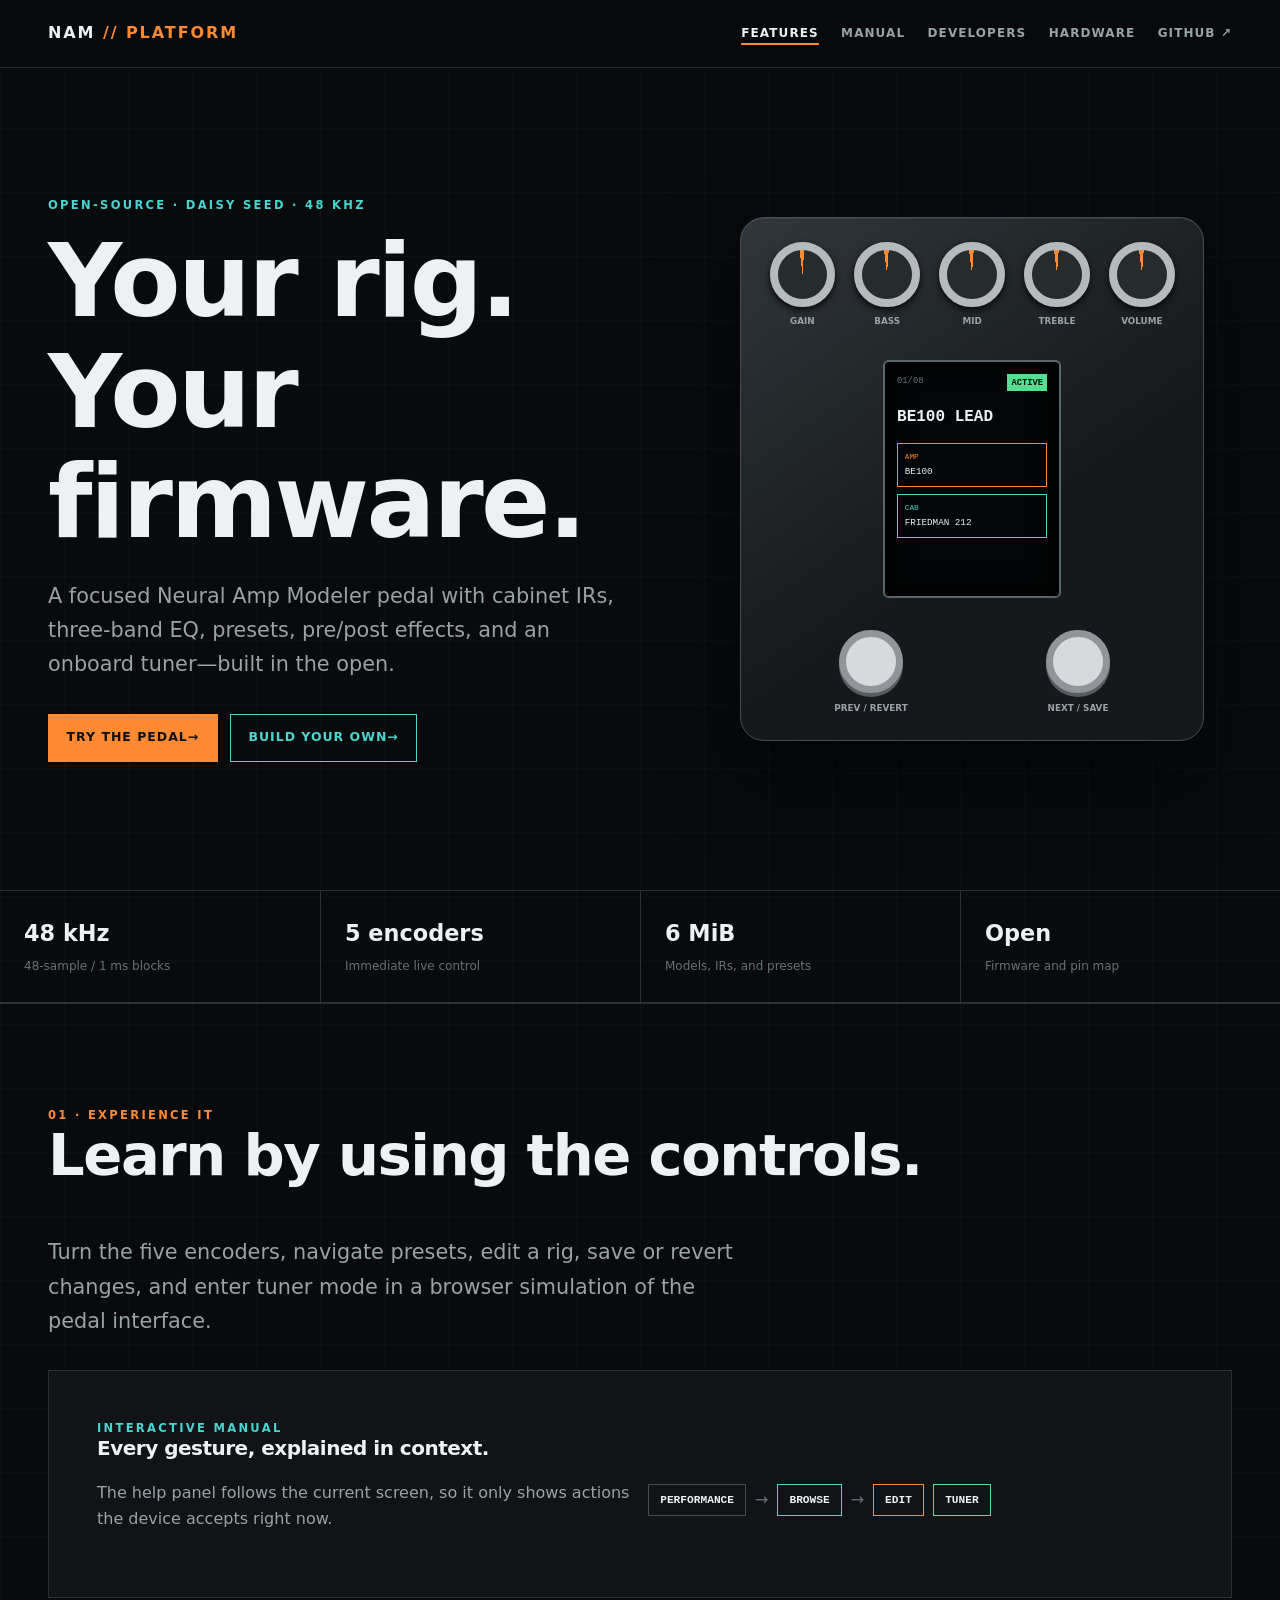
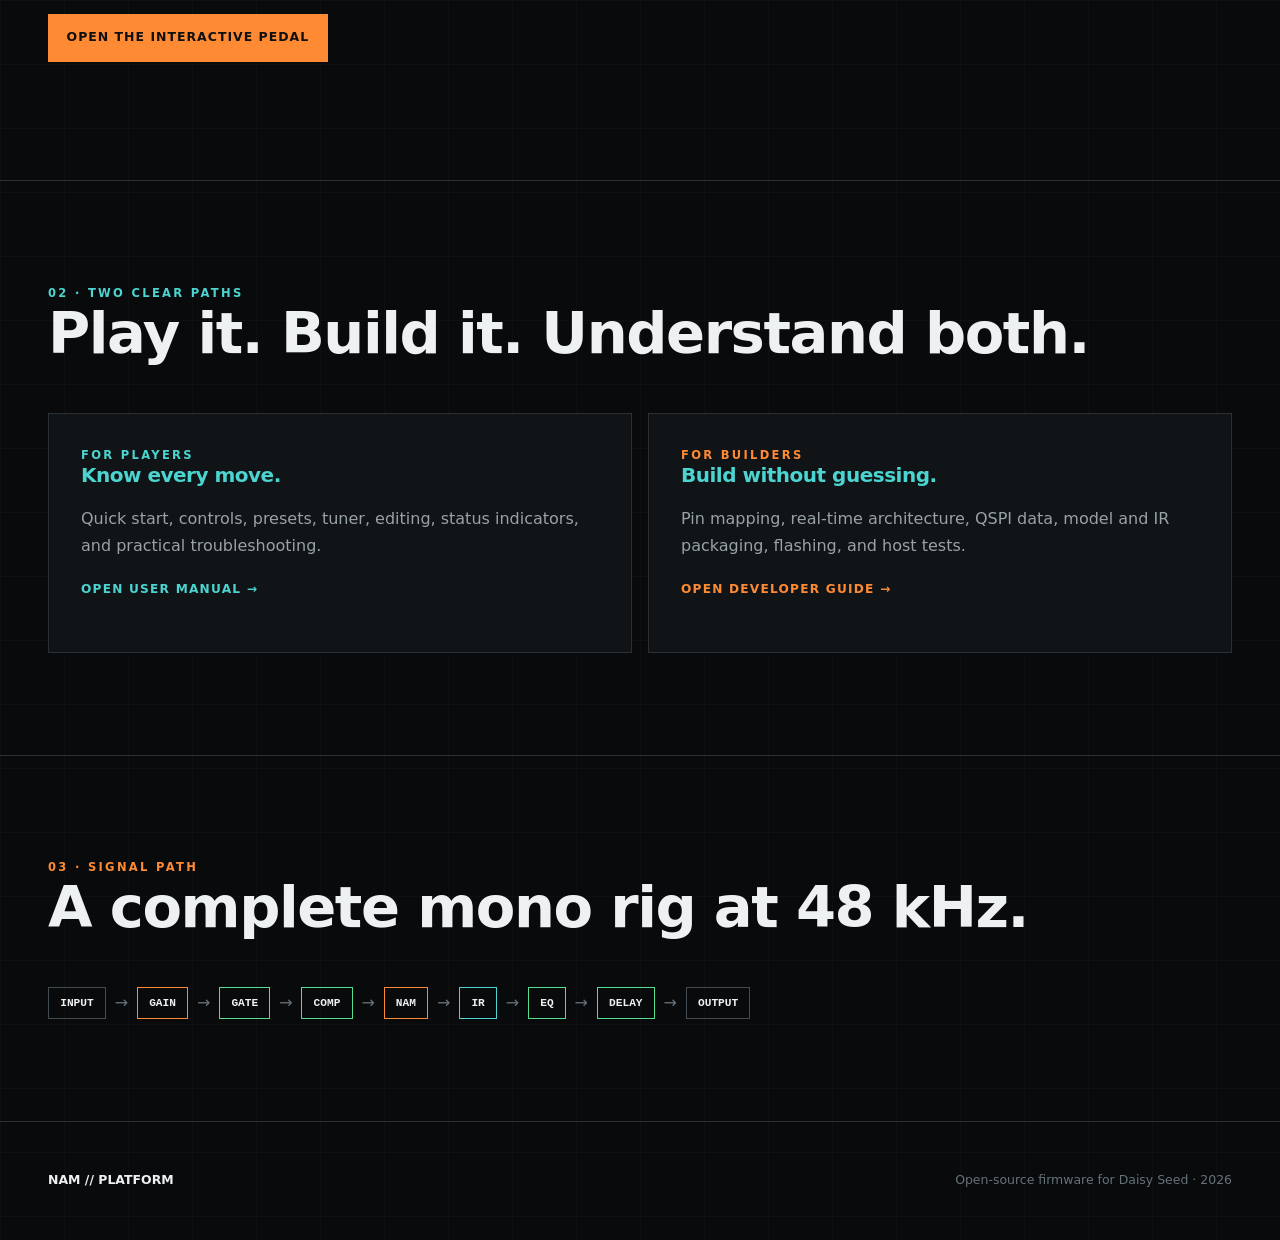
<file: site/index.html>
<!doctype html>
<html lang="en">
<head>
  <meta charset="utf-8">
  <meta name="viewport" content="width=device-width, initial-scale=1">
  <meta name="description" content="An open-source Neural Amp Modeler guitar pedal built on Daisy Seed.">
  <title>NAM Platform Pedal</title>
  <link rel="stylesheet" href="assets/site.css">
</head>
<body>
  <a class="skip-link" href="#content">Skip to content</a>
  <header class="site-header">
    <a class="wordmark" href="index.html">NAM <span>// PLATFORM</span></a>
    <button class="nav-toggle" type="button" aria-expanded="false" aria-controls="site-nav">Menu</button>
    <nav id="site-nav" aria-label="Primary">
      <a href="index.html" aria-current="page">Features</a>
      <a href="manual.html">Manual</a>
      <a href="developers.html">Developers</a>
      <a href="hardware.html">Hardware</a>
      <a href="https://github.com/balazsbencs/daisy-nam-pedal">GitHub <span aria-hidden="true">↗</span></a>
    </nav>
  </header>

  <main id="content">
    <section class="hero">
      <div class="wrap hero-grid">
        <div class="hero-copy">
          <div class="eyebrow cyan">Open-source · Daisy Seed · 48 kHz</div>
          <h1>Your rig.<br>Your firmware.</h1>
          <p class="lede">A focused Neural Amp Modeler pedal with cabinet IRs, three-band EQ, presets, pre/post effects, and an onboard tuner—built in the open.</p>
          <div class="hero-actions">
            <a class="button primary" href="manual.html#simulator">Try the pedal <span aria-hidden="true">→</span></a>
            <a class="button" href="hardware.html#before-you-start">Build your own <span aria-hidden="true">→</span></a>
          </div>
        </div>

        <div class="pedal-preview" aria-label="Pedal control layout: five encoders above a portrait display and two footswitches below">
          <div class="preview-knobs" aria-hidden="true">
            <div class="preview-knob">Gain</div><div class="preview-knob">Bass</div><div class="preview-knob">Mid</div><div class="preview-knob">Treble</div><div class="preview-knob">Volume</div>
          </div>
          <div class="preview-screen" aria-hidden="true">
            <div class="screen-head"><span>01/08</span><span class="screen-badge">ACTIVE</span></div>
            <div class="screen-name">BE100 LEAD</div>
            <div class="screen-block"><small>AMP</small>BE100</div>
            <div class="screen-block cab"><small>CAB</small>FRIEDMAN 212</div>
          </div>
          <div class="preview-switches" aria-hidden="true">
            <div class="preview-switch">Prev / Revert</div><div class="preview-switch">Next / Save</div>
          </div>
        </div>
      </div>
    </section>

    <div class="proof-grid" aria-label="Project facts">
      <div class="proof"><strong>48 kHz</strong><span>48-sample / 1 ms blocks</span></div>
      <div class="proof"><strong>5 encoders</strong><span>Immediate live control</span></div>
      <div class="proof"><strong>6 MiB</strong><span>Models, IRs, and presets</span></div>
      <div class="proof"><strong>Open</strong><span>Firmware and pin map</span></div>
    </div>

    <section class="section">
      <div class="wrap">
        <div class="section-number">01 · Experience it</div>
        <h2>Learn by using the controls.</h2>
        <p class="lede">Turn the five encoders, navigate presets, edit a rig, save or revert changes, and enter tuner mode in a browser simulation of the pedal interface.</p>
        <div class="feature-panel feature-panel-grid">
          <div>
            <div class="eyebrow cyan">Interactive manual</div>
            <h3>Every gesture, explained in context.</h3>
            <p class="muted">The help panel follows the current screen, so it only shows actions the device accepts right now.</p>
          </div>
          <div class="signal-flow" aria-label="Interface modes">
            <span>PERFORMANCE</span><i>→</i><span class="cab">BROWSE</span><i>→</i><span class="amp">EDIT</span><span class="fx">TUNER</span>
          </div>
        </div>
        <p><a class="button primary" href="manual.html#simulator">Open the interactive pedal</a></p>
      </div>
    </section>

    <section class="section">
      <div class="wrap">
        <div class="section-number cyan">02 · Two clear paths</div>
        <h2>Play it. Build it. Understand both.</h2>
        <div class="path-grid">
          <a class="path-card" href="manual.html">
            <div class="eyebrow cyan">For players</div>
            <h3>Know every move.</h3>
            <p>Quick start, controls, presets, tuner, editing, status indicators, and practical troubleshooting.</p>
            <span class="card-link">Open user manual →</span>
          </a>
          <a class="path-card builder" href="developers.html">
            <div class="eyebrow">For builders</div>
            <h3>Build without guessing.</h3>
            <p>Pin mapping, real-time architecture, QSPI data, model and IR packaging, flashing, and host tests.</p>
            <span class="card-link">Open developer guide →</span>
          </a>
        </div>
      </div>
    </section>

    <section class="section">
      <div class="wrap">
        <div class="section-number">03 · Signal path</div>
        <h2>A complete mono rig at 48 kHz.</h2>
        <div class="signal-flow" aria-label="Audio signal path">
          <span>INPUT</span><i>→</i><span class="amp">GAIN</span><i>→</i><span class="fx">GATE</span><i>→</i><span class="fx">COMP</span><i>→</i><span class="amp">NAM</span><i>→</i><span class="cab">IR</span><i>→</i><span class="fx">EQ</span><i>→</i><span class="fx">DELAY</span><i>→</i><span>OUTPUT</span>
        </div>
      </div>
    </section>
  </main>

  <footer class="site-footer"><div class="footer-row"><strong>NAM // PLATFORM</strong><span>Open-source firmware for Daisy Seed · 2026</span></div></footer>
  <script src="assets/site.js" defer></script>
</body>
</html>
</file>
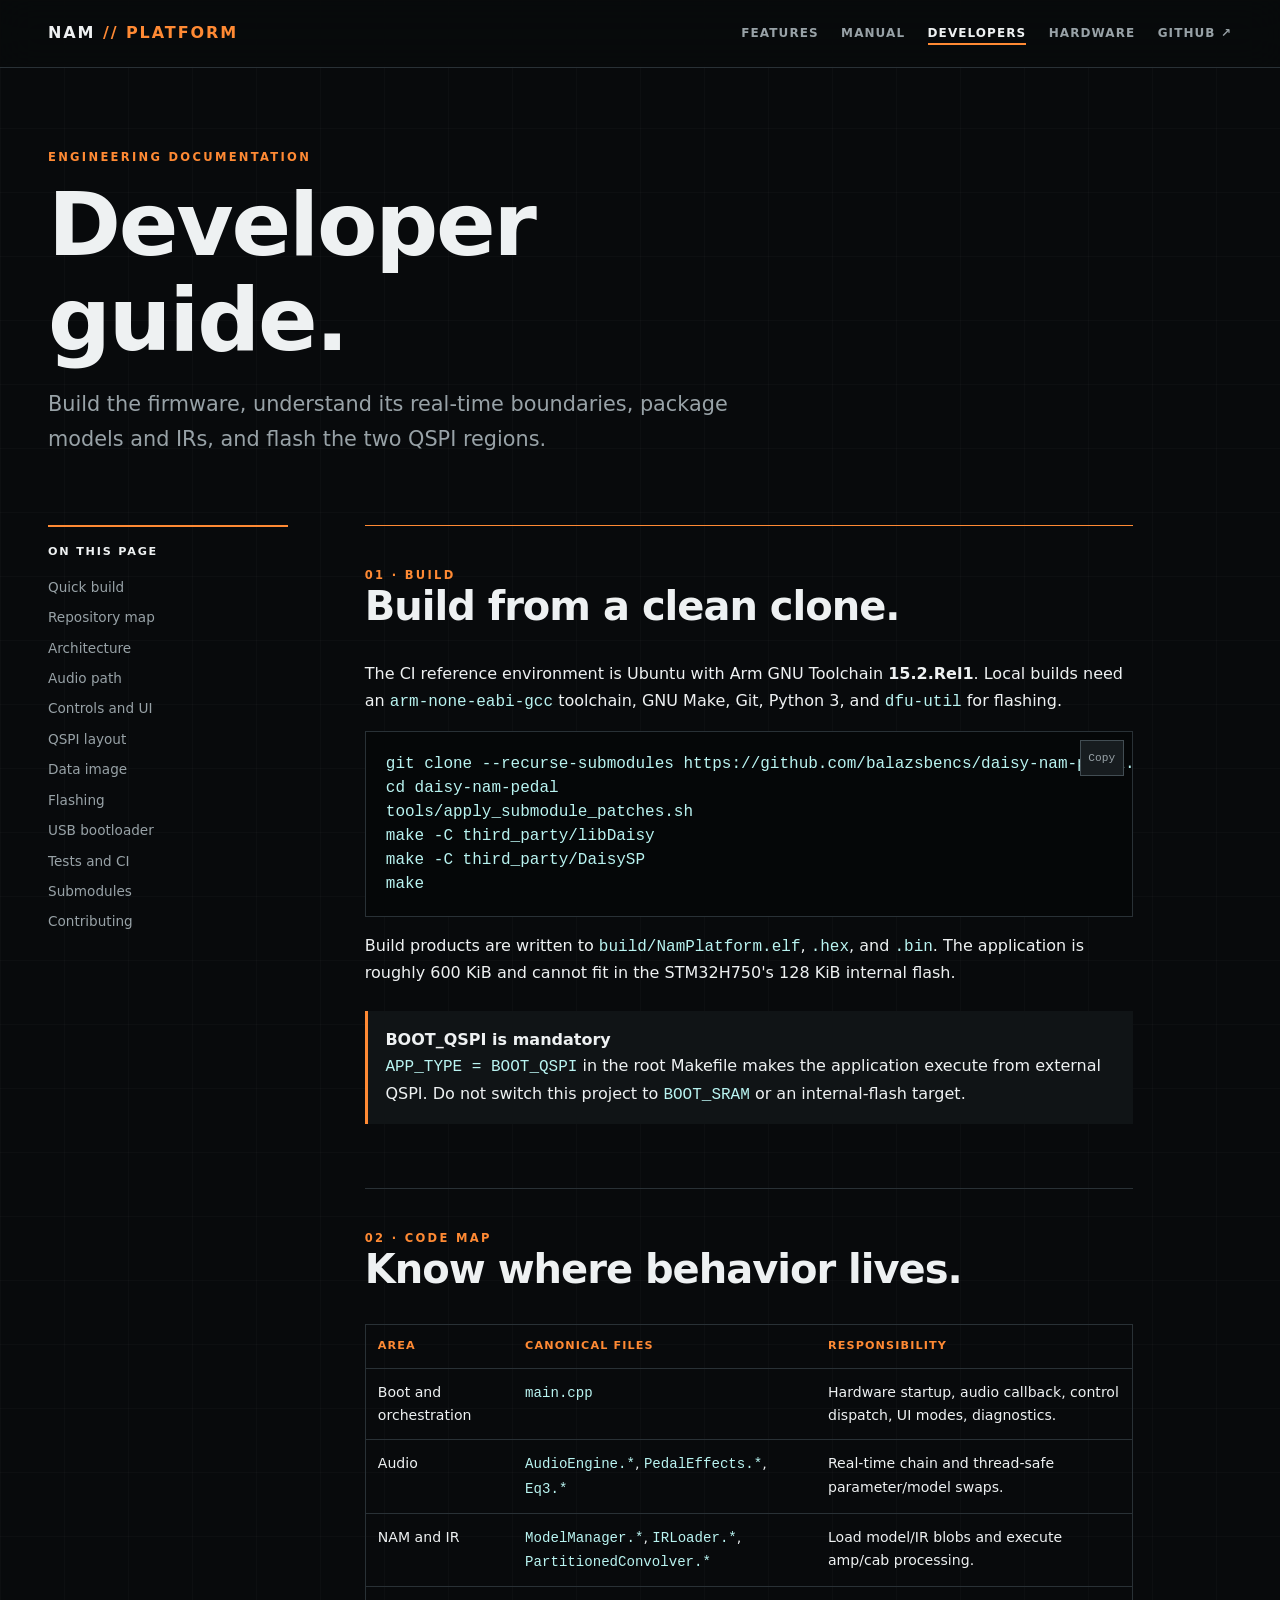
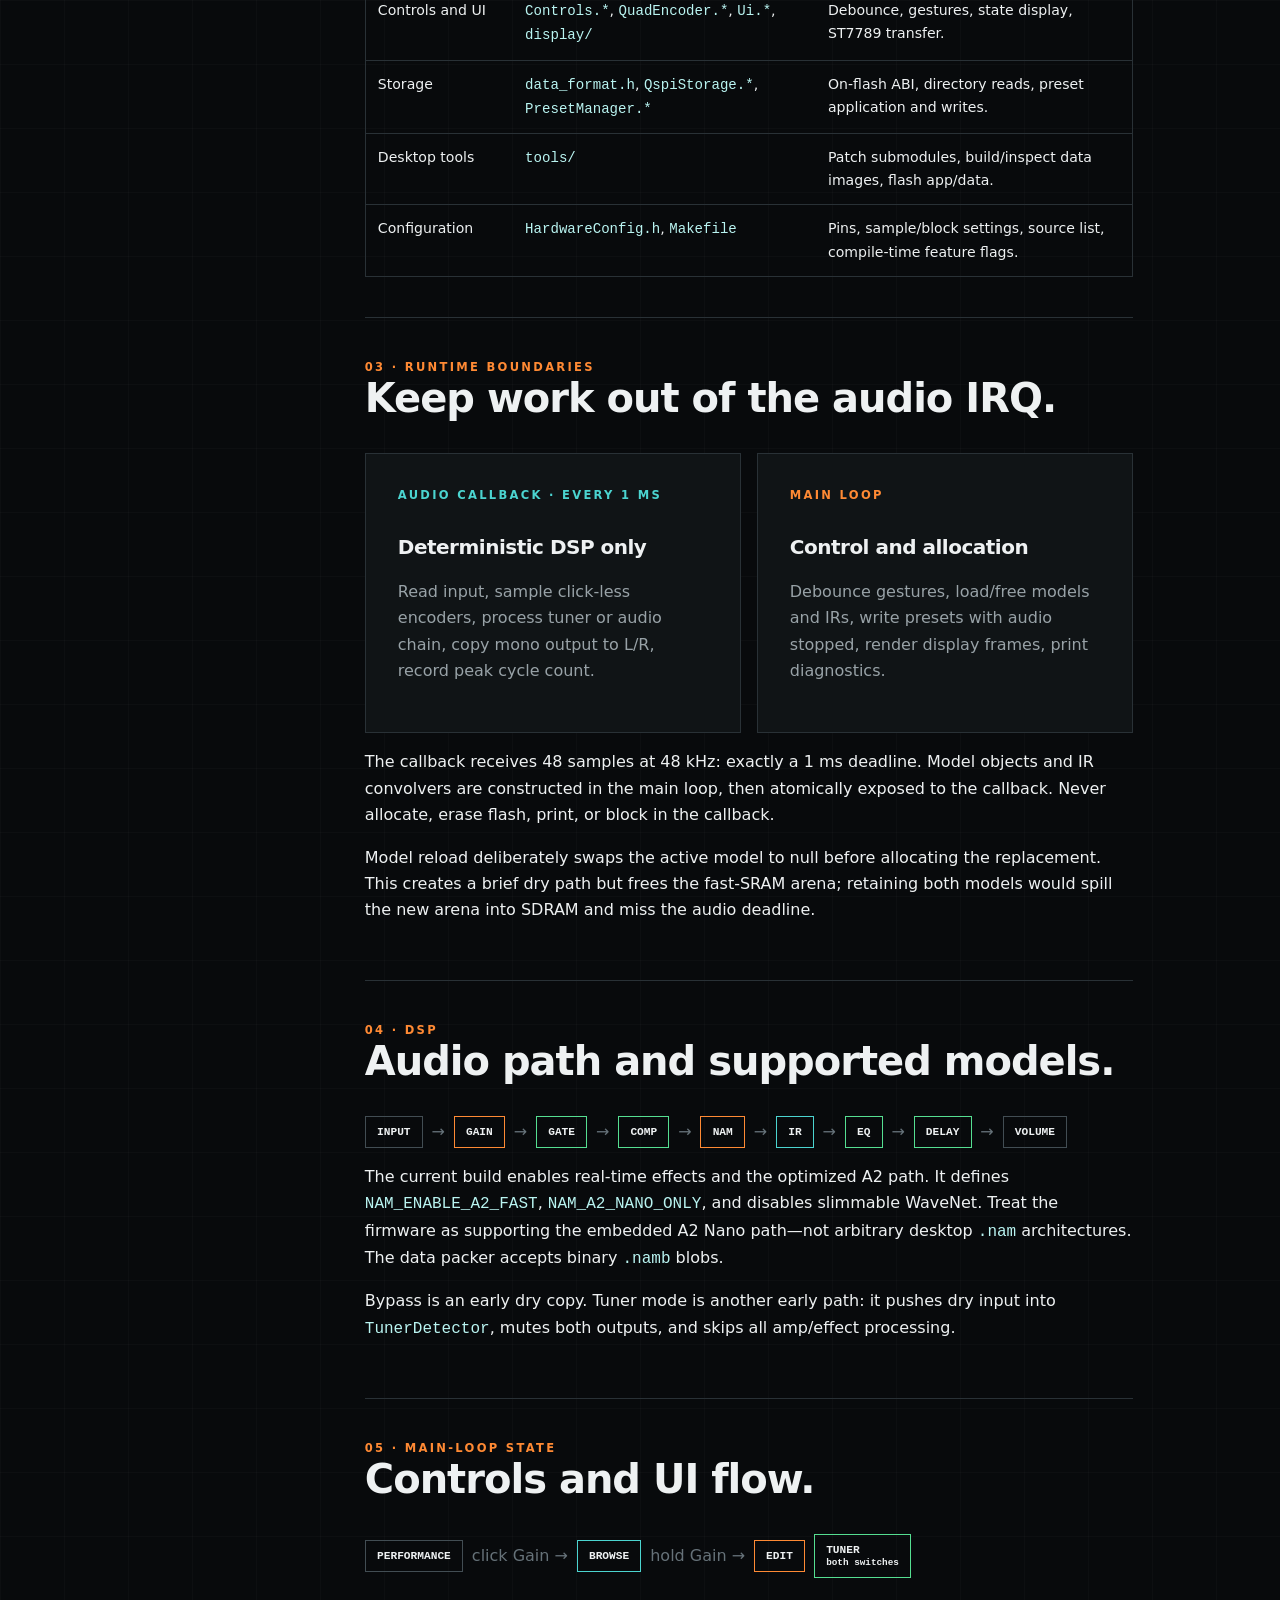
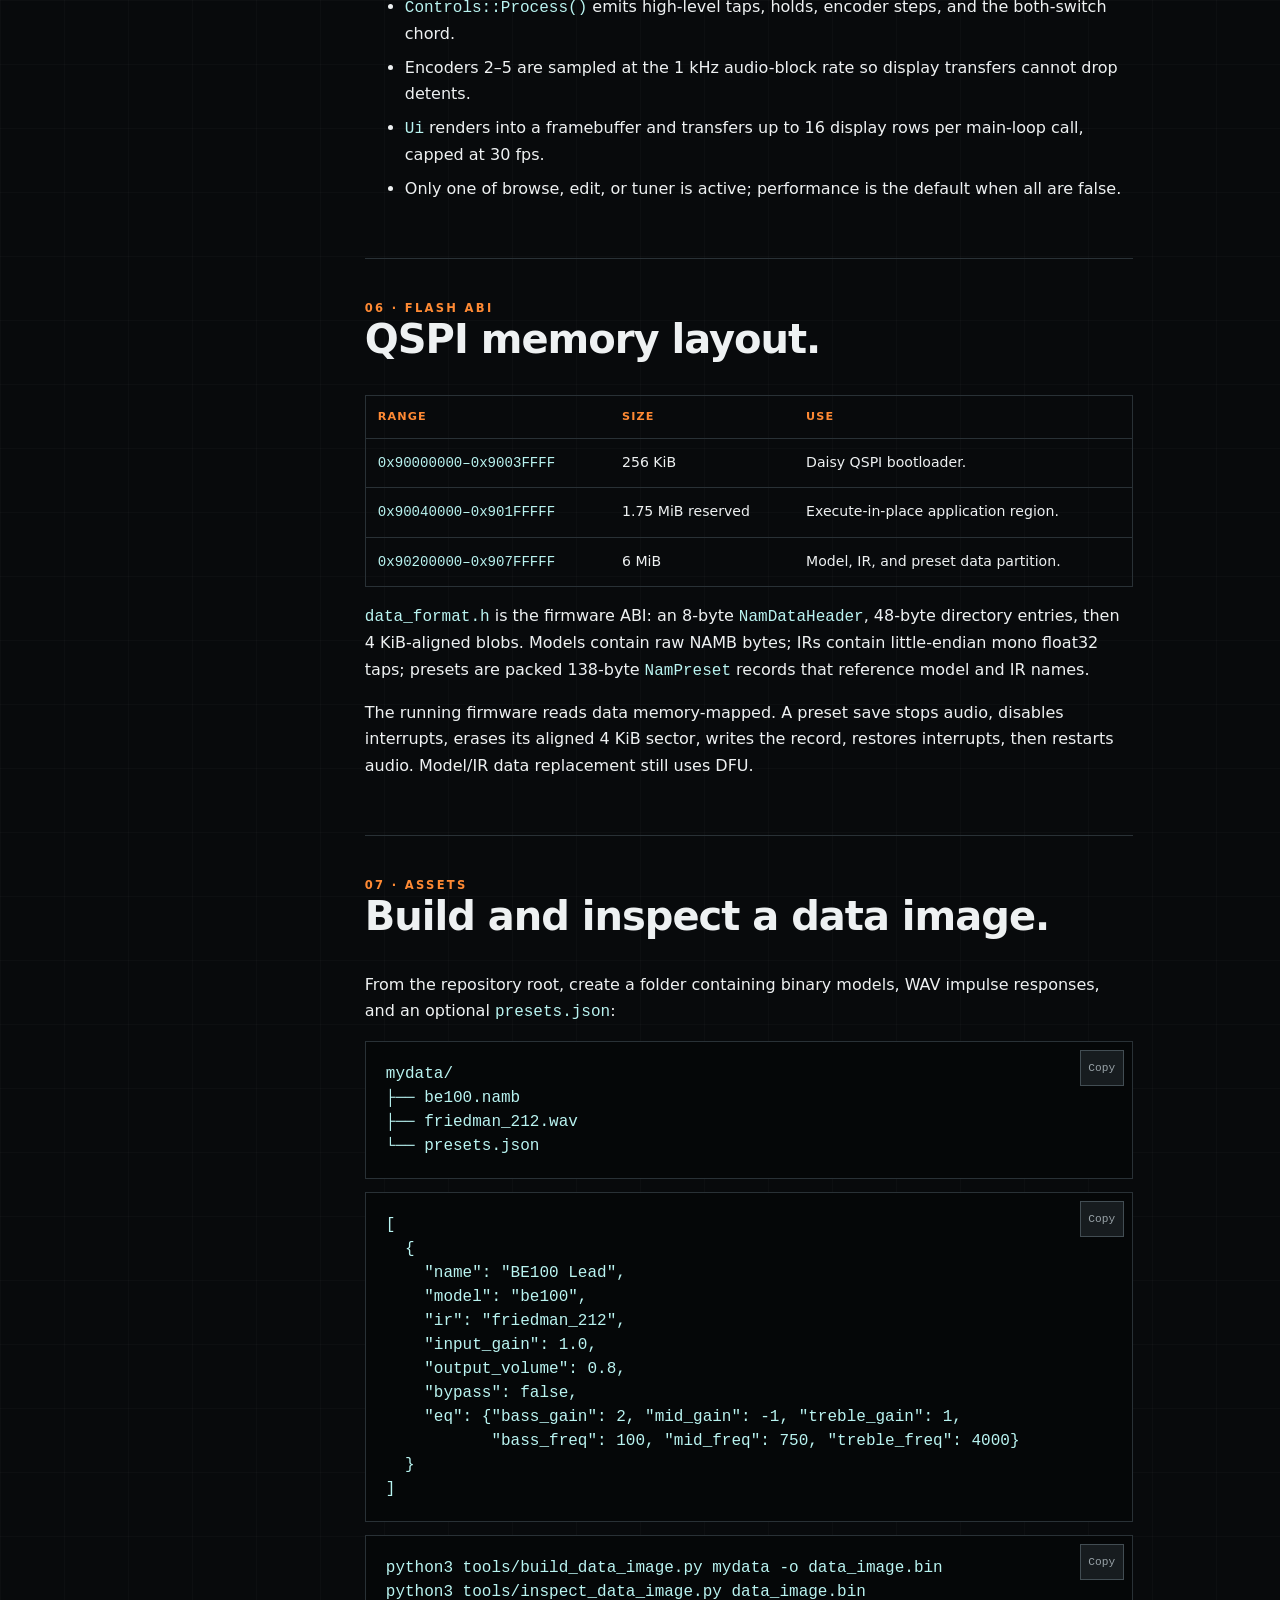
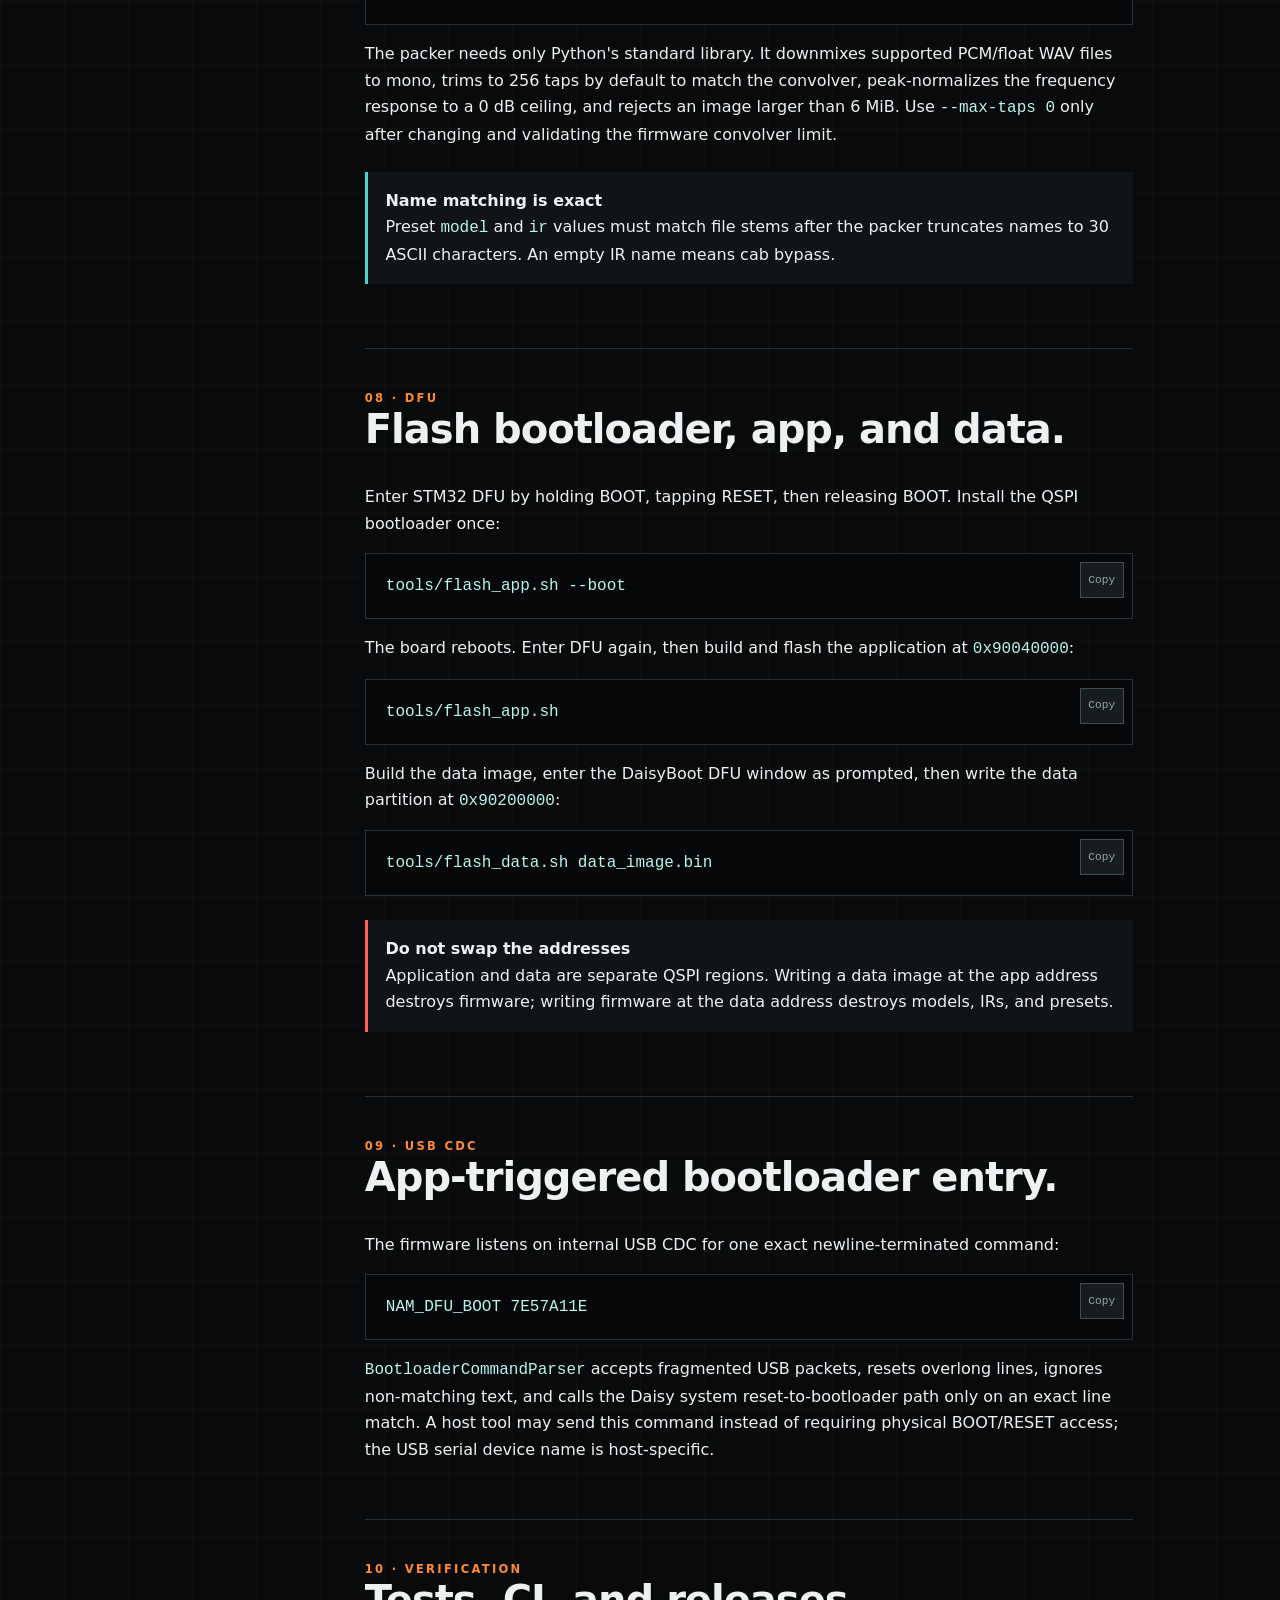
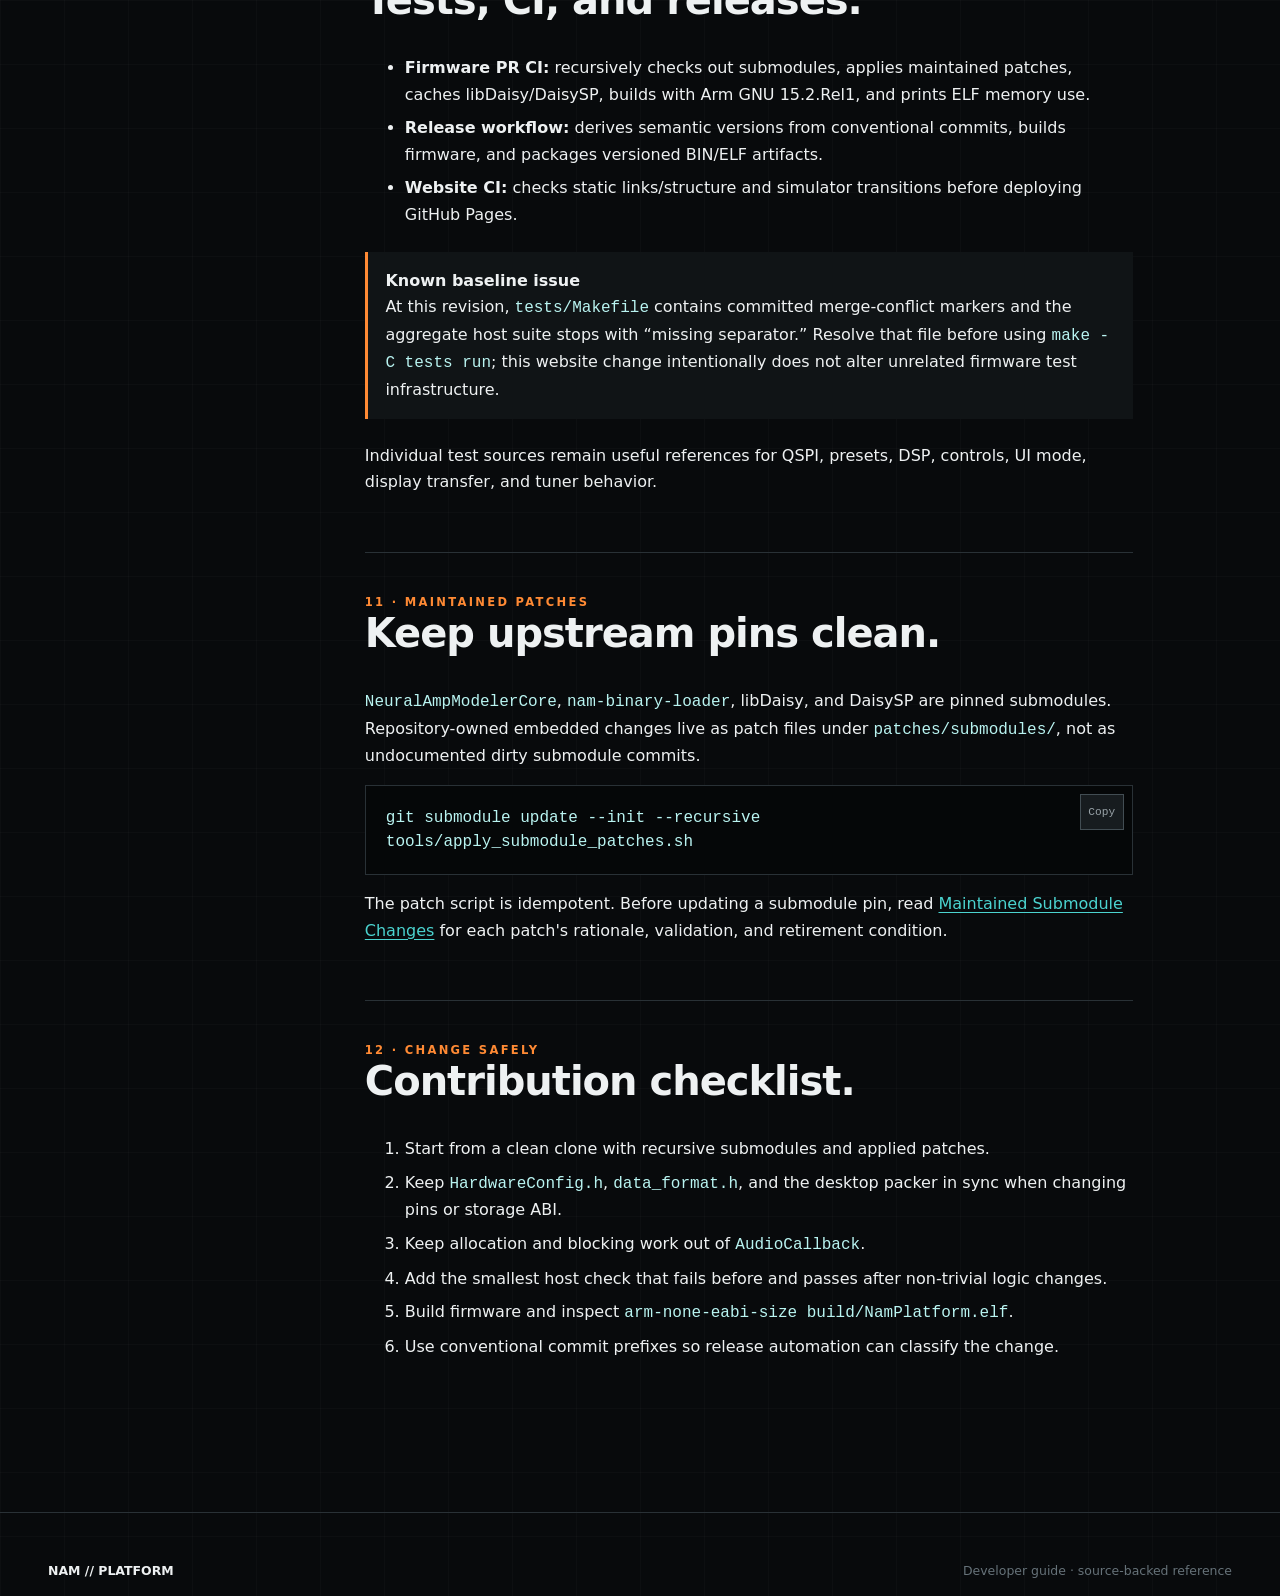
<file: site/developers.html>
<!doctype html>
<html lang="en">
<head>
  <meta charset="utf-8">
  <meta name="viewport" content="width=device-width, initial-scale=1">
  <meta name="description" content="Developer guide for building, flashing, and extending the NAM Platform Pedal firmware.">
  <title>Developer Guide · NAM Platform Pedal</title>
  <link rel="stylesheet" href="assets/site.css">
</head>
<body>
  <a class="skip-link" href="#content">Skip to content</a>
  <header class="site-header">
    <a class="wordmark" href="index.html">NAM <span>// PLATFORM</span></a>
    <button class="nav-toggle" type="button" aria-expanded="false" aria-controls="site-nav">Menu</button>
    <nav id="site-nav" aria-label="Primary">
      <a href="index.html">Features</a><a href="manual.html">Manual</a><a href="developers.html" aria-current="page">Developers</a><a href="hardware.html">Hardware</a><a href="https://github.com/balazsbencs/daisy-nam-pedal">GitHub <span aria-hidden="true">↗</span></a>
    </nav>
  </header>

  <main id="content">
    <div class="wrap page-hero">
      <div class="eyebrow">Engineering documentation</div>
      <h1>Developer guide.</h1>
      <p class="lede">Build the firmware, understand its real-time boundaries, package models and IRs, and flash the two QSPI regions.</p>
    </div>

    <div class="wrap docs-layout">
      <aside class="toc">
        <strong>On this page</strong>
        <a href="#quick-build">Quick build</a><a href="#repository">Repository map</a><a href="#architecture">Architecture</a><a href="#audio">Audio path</a><a href="#ui">Controls and UI</a><a href="#qspi">QSPI layout</a><a href="#data-image">Data image</a><a href="#flashing">Flashing</a><a href="#bootloader">USB bootloader</a><a href="#tests">Tests and CI</a><a href="#submodules">Submodules</a><a href="#contributing">Contributing</a>
      </aside>

      <article class="doc-content">
        <section id="quick-build">
          <div class="section-number">01 · Build</div>
          <h2>Build from a clean clone.</h2>
          <p>The CI reference environment is Ubuntu with Arm GNU Toolchain <strong>15.2.Rel1</strong>. Local builds need an <code>arm-none-eabi-gcc</code> toolchain, GNU Make, Git, Python 3, and <code>dfu-util</code> for flashing.</p>
          <pre><code>git clone --recurse-submodules https://github.com/balazsbencs/daisy-nam-pedal.git
cd daisy-nam-pedal
tools/apply_submodule_patches.sh
make -C third_party/libDaisy
make -C third_party/DaisySP
make</code></pre>
          <p>Build products are written to <code>build/NamPlatform.elf</code>, <code>.hex</code>, and <code>.bin</code>. The application is roughly 600 KiB and cannot fit in the STM32H750's 128 KiB internal flash.</p>
          <div class="callout warning"><strong>BOOT_QSPI is mandatory</strong><code>APP_TYPE = BOOT_QSPI</code> in the root Makefile makes the application execute from external QSPI. Do not switch this project to <code>BOOT_SRAM</code> or an internal-flash target.</div>
        </section>

        <section id="repository">
          <div class="section-number">02 · Code map</div>
          <h2>Know where behavior lives.</h2>
          <div class="table-wrap"><table><thead><tr><th>Area</th><th>Canonical files</th><th>Responsibility</th></tr></thead><tbody>
            <tr><td>Boot and orchestration</td><td><code>main.cpp</code></td><td>Hardware startup, audio callback, control dispatch, UI modes, diagnostics.</td></tr>
            <tr><td>Audio</td><td><code>AudioEngine.*</code>, <code>PedalEffects.*</code>, <code>Eq3.*</code></td><td>Real-time chain and thread-safe parameter/model swaps.</td></tr>
            <tr><td>NAM and IR</td><td><code>ModelManager.*</code>, <code>IRLoader.*</code>, <code>PartitionedConvolver.*</code></td><td>Load model/IR blobs and execute amp/cab processing.</td></tr>
            <tr><td>Controls and UI</td><td><code>Controls.*</code>, <code>QuadEncoder.*</code>, <code>Ui.*</code>, <code>display/</code></td><td>Debounce, gestures, state display, ST7789 transfer.</td></tr>
            <tr><td>Storage</td><td><code>data_format.h</code>, <code>QspiStorage.*</code>, <code>PresetManager.*</code></td><td>On-flash ABI, directory reads, preset application and writes.</td></tr>
            <tr><td>Desktop tools</td><td><code>tools/</code></td><td>Patch submodules, build/inspect data images, flash app/data.</td></tr>
            <tr><td>Configuration</td><td><code>HardwareConfig.h</code>, <code>Makefile</code></td><td>Pins, sample/block settings, source list, compile-time feature flags.</td></tr>
          </tbody></table></div>
        </section>

        <section id="architecture">
          <div class="section-number">03 · Runtime boundaries</div>
          <h2>Keep work out of the audio IRQ.</h2>
          <div class="feature-panel-grid" aria-label="Audio interrupt and main loop responsibilities">
            <div class="path-card"><div class="eyebrow cyan">Audio callback · every 1 ms</div><h3>Deterministic DSP only</h3><p>Read input, sample click-less encoders, process tuner or audio chain, copy mono output to L/R, record peak cycle count.</p></div>
            <div class="path-card builder"><div class="eyebrow">Main loop</div><h3>Control and allocation</h3><p>Debounce gestures, load/free models and IRs, write presets with audio stopped, render display frames, print diagnostics.</p></div>
          </div>
          <p>The callback receives 48 samples at 48 kHz: exactly a 1 ms deadline. Model objects and IR convolvers are constructed in the main loop, then atomically exposed to the callback. Never allocate, erase flash, print, or block in the callback.</p>
          <p>Model reload deliberately swaps the active model to null before allocating the replacement. This creates a brief dry path but frees the fast-SRAM arena; retaining both models would spill the new arena into SDRAM and miss the audio deadline.</p>
        </section>

        <section id="audio">
          <div class="section-number">04 · DSP</div>
          <h2>Audio path and supported models.</h2>
          <div class="signal-flow" aria-label="Audio callback processing order">
            <span>INPUT</span><i>→</i><span class="amp">GAIN</span><i>→</i><span class="fx">GATE</span><i>→</i><span class="fx">COMP</span><i>→</i><span class="amp">NAM</span><i>→</i><span class="cab">IR</span><i>→</i><span class="fx">EQ</span><i>→</i><span class="fx">DELAY</span><i>→</i><span>VOLUME</span>
          </div>
          <p>The current build enables real-time effects and the optimized A2 path. It defines <code>NAM_ENABLE_A2_FAST</code>, <code>NAM_A2_NANO_ONLY</code>, and disables slimmable WaveNet. Treat the firmware as supporting the embedded A2 Nano path—not arbitrary desktop <code>.nam</code> architectures. The data packer accepts binary <code>.namb</code> blobs.</p>
          <p>Bypass is an early dry copy. Tuner mode is another early path: it pushes dry input into <code>TunerDetector</code>, mutes both outputs, and skips all amp/effect processing.</p>
        </section>

        <section id="ui">
          <div class="section-number">05 · Main-loop state</div>
          <h2>Controls and UI flow.</h2>
          <div class="signal-flow" aria-label="User interface state transitions"><span>PERFORMANCE</span><i>click Gain →</i><span class="cab">BROWSE</span><i>hold Gain →</i><span class="amp">EDIT</span><span class="fx">TUNER<br><small>both switches</small></span></div>
          <ul>
            <li><code>Controls::Process()</code> emits high-level taps, holds, encoder steps, and the both-switch chord.</li>
            <li>Encoders 2–5 are sampled at the 1 kHz audio-block rate so display transfers cannot drop detents.</li>
            <li><code>Ui</code> renders into a framebuffer and transfers up to 16 display rows per main-loop call, capped at 30 fps.</li>
            <li>Only one of browse, edit, or tuner is active; performance is the default when all are false.</li>
          </ul>
        </section>

        <section id="qspi">
          <div class="section-number">06 · Flash ABI</div>
          <h2>QSPI memory layout.</h2>
          <div class="table-wrap"><table><thead><tr><th>Range</th><th>Size</th><th>Use</th></tr></thead><tbody>
            <tr><td><code>0x90000000–0x9003FFFF</code></td><td>256 KiB</td><td>Daisy QSPI bootloader.</td></tr>
            <tr><td><code>0x90040000–0x901FFFFF</code></td><td>1.75 MiB reserved</td><td>Execute-in-place application region.</td></tr>
            <tr><td><code>0x90200000–0x907FFFFF</code></td><td>6 MiB</td><td>Model, IR, and preset data partition.</td></tr>
          </tbody></table></div>
          <p><code>data_format.h</code> is the firmware ABI: an 8-byte <code>NamDataHeader</code>, 48-byte directory entries, then 4 KiB-aligned blobs. Models contain raw NAMB bytes; IRs contain little-endian mono float32 taps; presets are packed 138-byte <code>NamPreset</code> records that reference model and IR names.</p>
          <p>The running firmware reads data memory-mapped. A preset save stops audio, disables interrupts, erases its aligned 4 KiB sector, writes the record, restores interrupts, then restarts audio. Model/IR data replacement still uses DFU.</p>
        </section>

        <section id="data-image">
          <div class="section-number">07 · Assets</div>
          <h2>Build and inspect a data image.</h2>
          <p>From the repository root, create a folder containing binary models, WAV impulse responses, and an optional <code>presets.json</code>:</p>
          <pre><code>mydata/
├── be100.namb
├── friedman_212.wav
└── presets.json</code></pre>
          <pre><code>[
  {
    "name": "BE100 Lead",
    "model": "be100",
    "ir": "friedman_212",
    "input_gain": 1.0,
    "output_volume": 0.8,
    "bypass": false,
    "eq": {"bass_gain": 2, "mid_gain": -1, "treble_gain": 1,
           "bass_freq": 100, "mid_freq": 750, "treble_freq": 4000}
  }
]</code></pre>
          <pre><code>python3 tools/build_data_image.py mydata -o data_image.bin
python3 tools/inspect_data_image.py data_image.bin</code></pre>
          <p>The packer needs only Python's standard library. It downmixes supported PCM/float WAV files to mono, trims to 256 taps by default to match the convolver, peak-normalizes the frequency response to a 0 dB ceiling, and rejects an image larger than 6 MiB. Use <code>--max-taps 0</code> only after changing and validating the firmware convolver limit.</p>
          <div class="callout"><strong>Name matching is exact</strong>Preset <code>model</code> and <code>ir</code> values must match file stems after the packer truncates names to 30 ASCII characters. An empty IR name means cab bypass.</div>
        </section>

        <section id="flashing">
          <div class="section-number">08 · DFU</div>
          <h2>Flash bootloader, app, and data.</h2>
          <p>Enter STM32 DFU by holding BOOT, tapping RESET, then releasing BOOT. Install the QSPI bootloader once:</p>
          <pre><code>tools/flash_app.sh --boot</code></pre>
          <p>The board reboots. Enter DFU again, then build and flash the application at <code>0x90040000</code>:</p>
          <pre><code>tools/flash_app.sh</code></pre>
          <p>Build the data image, enter the DaisyBoot DFU window as prompted, then write the data partition at <code>0x90200000</code>:</p>
          <pre><code>tools/flash_data.sh data_image.bin</code></pre>
          <div class="callout danger"><strong>Do not swap the addresses</strong>Application and data are separate QSPI regions. Writing a data image at the app address destroys firmware; writing firmware at the data address destroys models, IRs, and presets.</div>
        </section>

        <section id="bootloader">
          <div class="section-number">09 · USB CDC</div>
          <h2>App-triggered bootloader entry.</h2>
          <p>The firmware listens on internal USB CDC for one exact newline-terminated command:</p>
          <pre><code>NAM_DFU_BOOT 7E57A11E</code></pre>
          <p><code>BootloaderCommandParser</code> accepts fragmented USB packets, resets overlong lines, ignores non-matching text, and calls the Daisy system reset-to-bootloader path only on an exact line match. A host tool may send this command instead of requiring physical BOOT/RESET access; the USB serial device name is host-specific.</p>
        </section>

        <section id="tests">
          <div class="section-number">10 · Verification</div>
          <h2>Tests, CI, and releases.</h2>
          <ul>
            <li><strong>Firmware PR CI:</strong> recursively checks out submodules, applies maintained patches, caches libDaisy/DaisySP, builds with Arm GNU 15.2.Rel1, and prints ELF memory use.</li>
            <li><strong>Release workflow:</strong> derives semantic versions from conventional commits, builds firmware, and packages versioned BIN/ELF artifacts.</li>
            <li><strong>Website CI:</strong> checks static links/structure and simulator transitions before deploying GitHub Pages.</li>
          </ul>
          <div class="callout warning"><strong>Known baseline issue</strong>At this revision, <code>tests/Makefile</code> contains committed merge-conflict markers and the aggregate host suite stops with “missing separator.” Resolve that file before using <code>make -C tests run</code>; this website change intentionally does not alter unrelated firmware test infrastructure.</div>
          <p>Individual test sources remain useful references for QSPI, presets, DSP, controls, UI mode, display transfer, and tuner behavior.</p>
        </section>

        <section id="submodules">
          <div class="section-number">11 · Maintained patches</div>
          <h2>Keep upstream pins clean.</h2>
          <p><code>NeuralAmpModelerCore</code>, <code>nam-binary-loader</code>, libDaisy, and DaisySP are pinned submodules. Repository-owned embedded changes live as patch files under <code>patches/submodules/</code>, not as undocumented dirty submodule commits.</p>
          <pre><code>git submodule update --init --recursive
tools/apply_submodule_patches.sh</code></pre>
          <p>The patch script is idempotent. Before updating a submodule pin, read <a href="https://github.com/balazsbencs/daisy-nam-pedal/blob/main/docs/SUBMODULE_CHANGES.md">Maintained Submodule Changes</a> for each patch's rationale, validation, and retirement condition.</p>
        </section>

        <section id="contributing">
          <div class="section-number">12 · Change safely</div>
          <h2>Contribution checklist.</h2>
          <ol>
            <li>Start from a clean clone with recursive submodules and applied patches.</li>
            <li>Keep <code>HardwareConfig.h</code>, <code>data_format.h</code>, and the desktop packer in sync when changing pins or storage ABI.</li>
            <li>Keep allocation and blocking work out of <code>AudioCallback</code>.</li>
            <li>Add the smallest host check that fails before and passes after non-trivial logic changes.</li>
            <li>Build firmware and inspect <code>arm-none-eabi-size build/NamPlatform.elf</code>.</li>
            <li>Use conventional commit prefixes so release automation can classify the change.</li>
          </ol>
        </section>
      </article>
    </div>
  </main>

  <footer class="site-footer"><div class="footer-row"><strong>NAM // PLATFORM</strong><span>Developer guide · source-backed reference</span></div></footer>
  <script src="assets/site.js" defer></script>
</body>
</html>
</file>
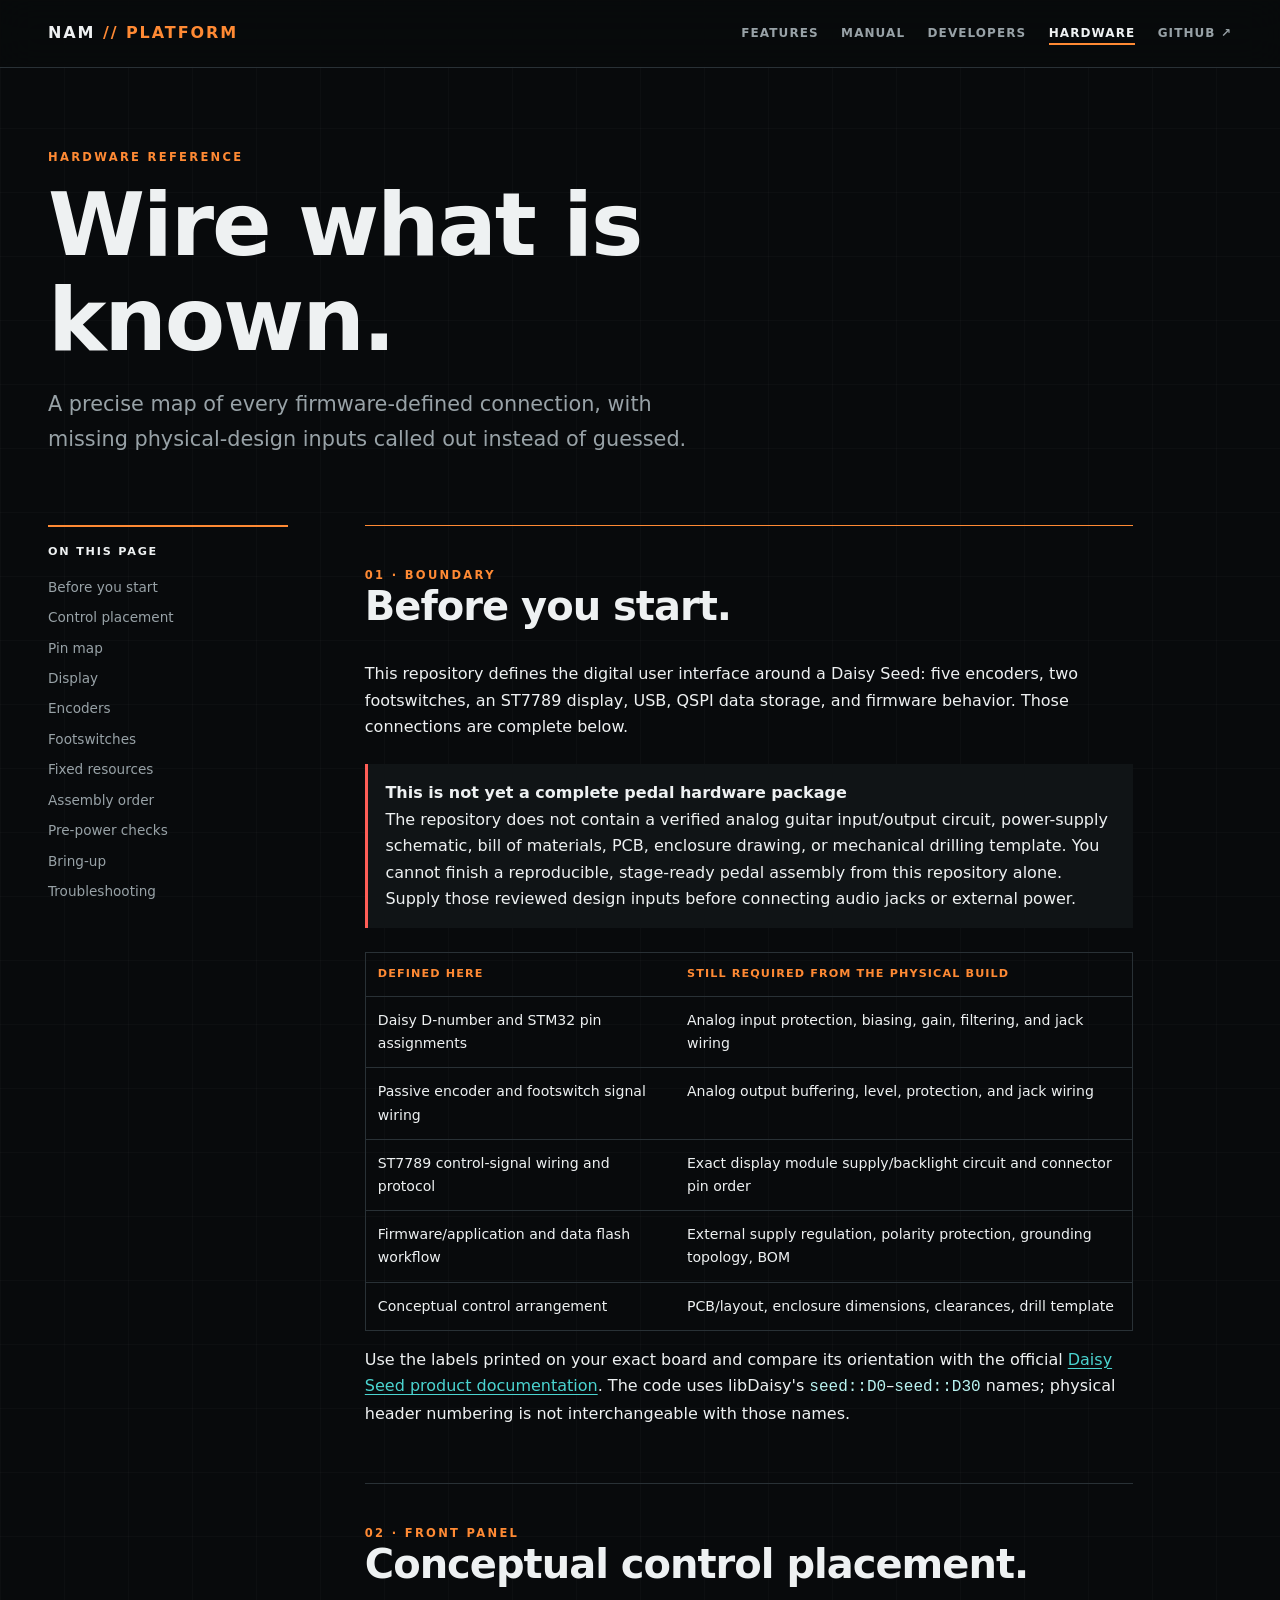
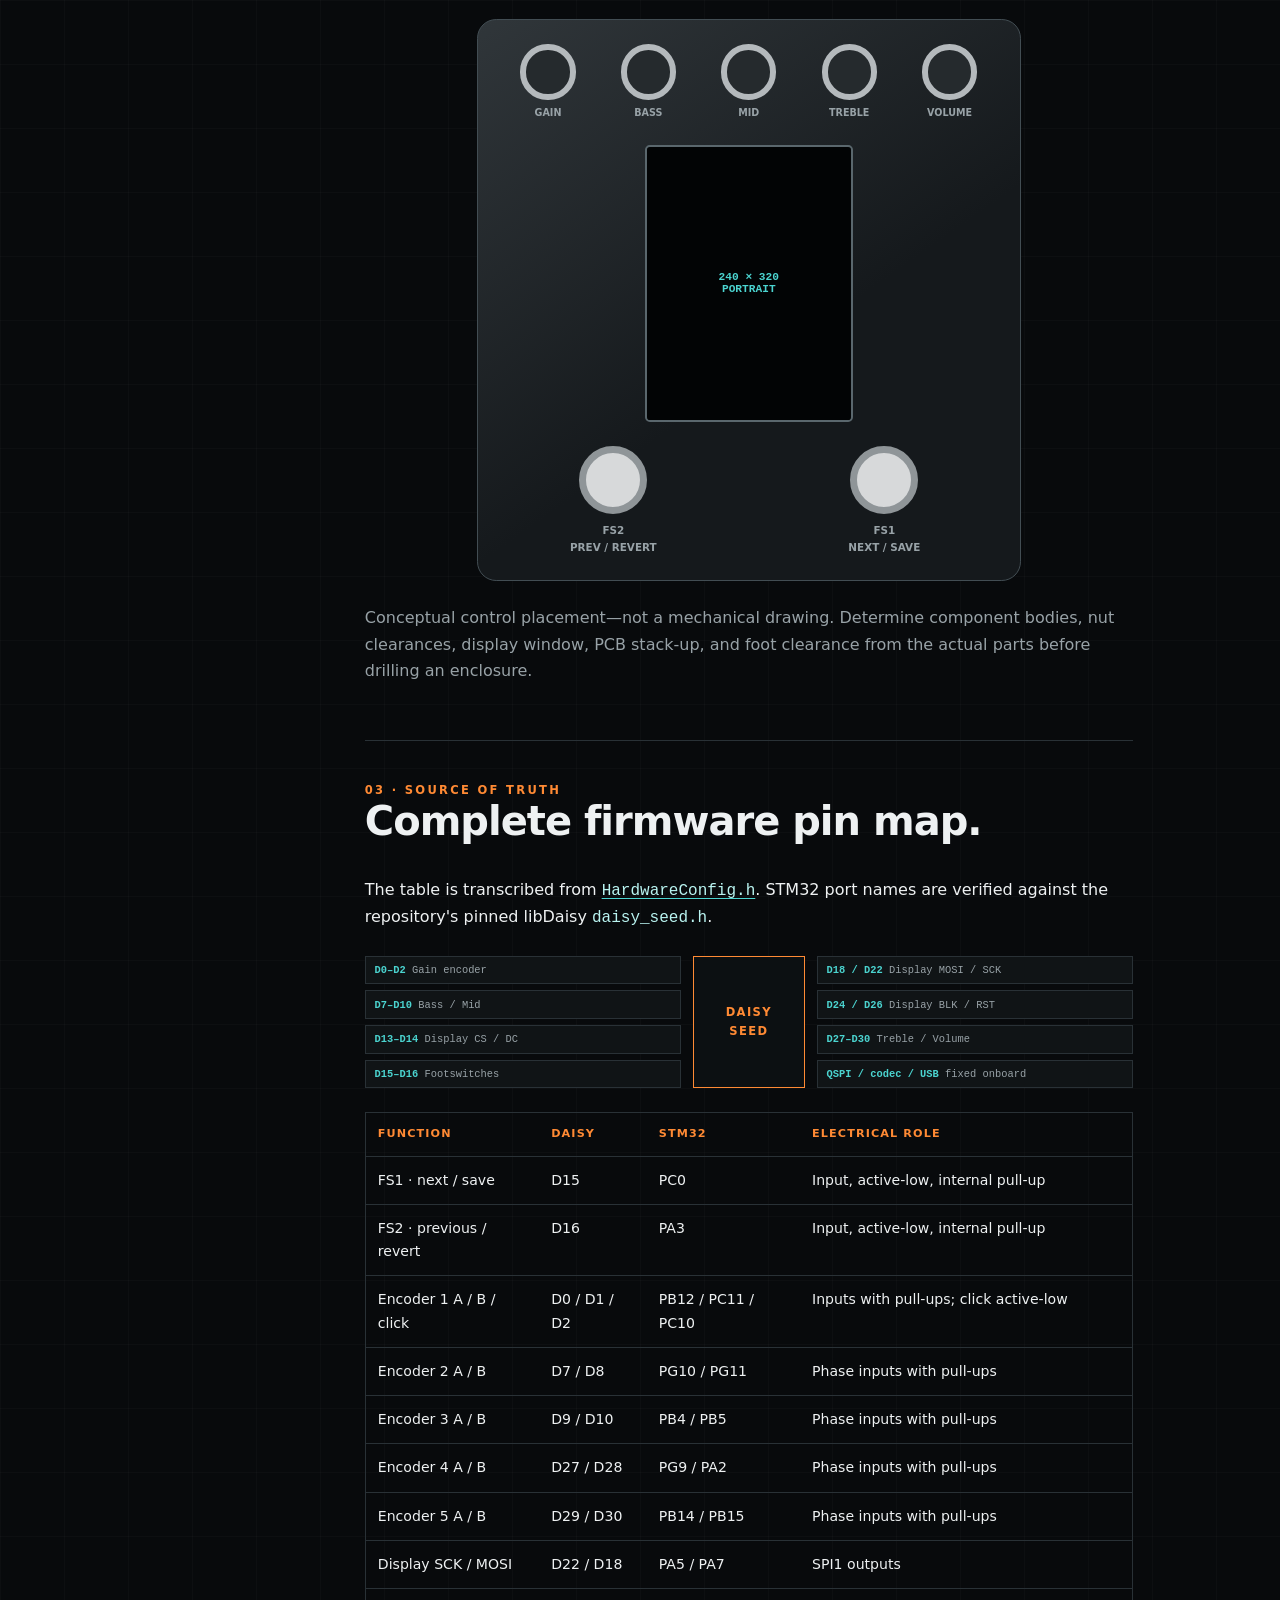
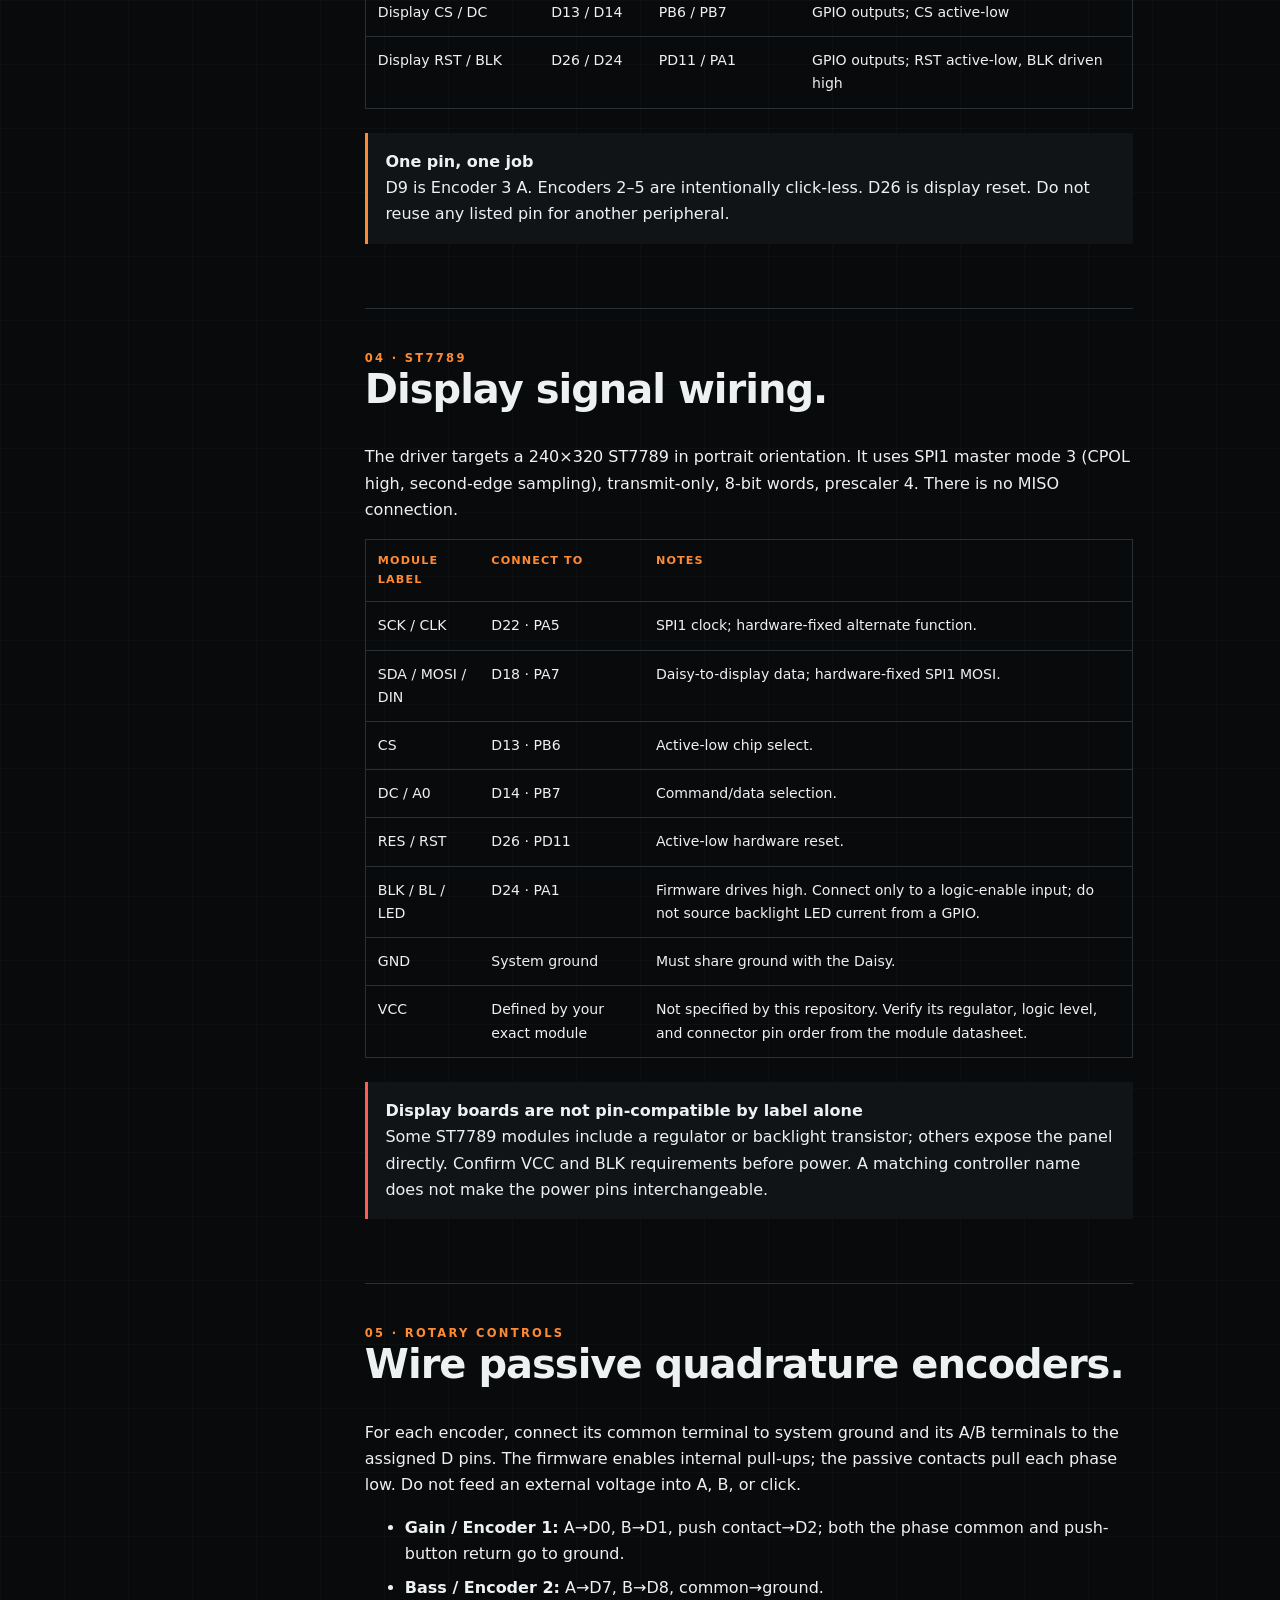
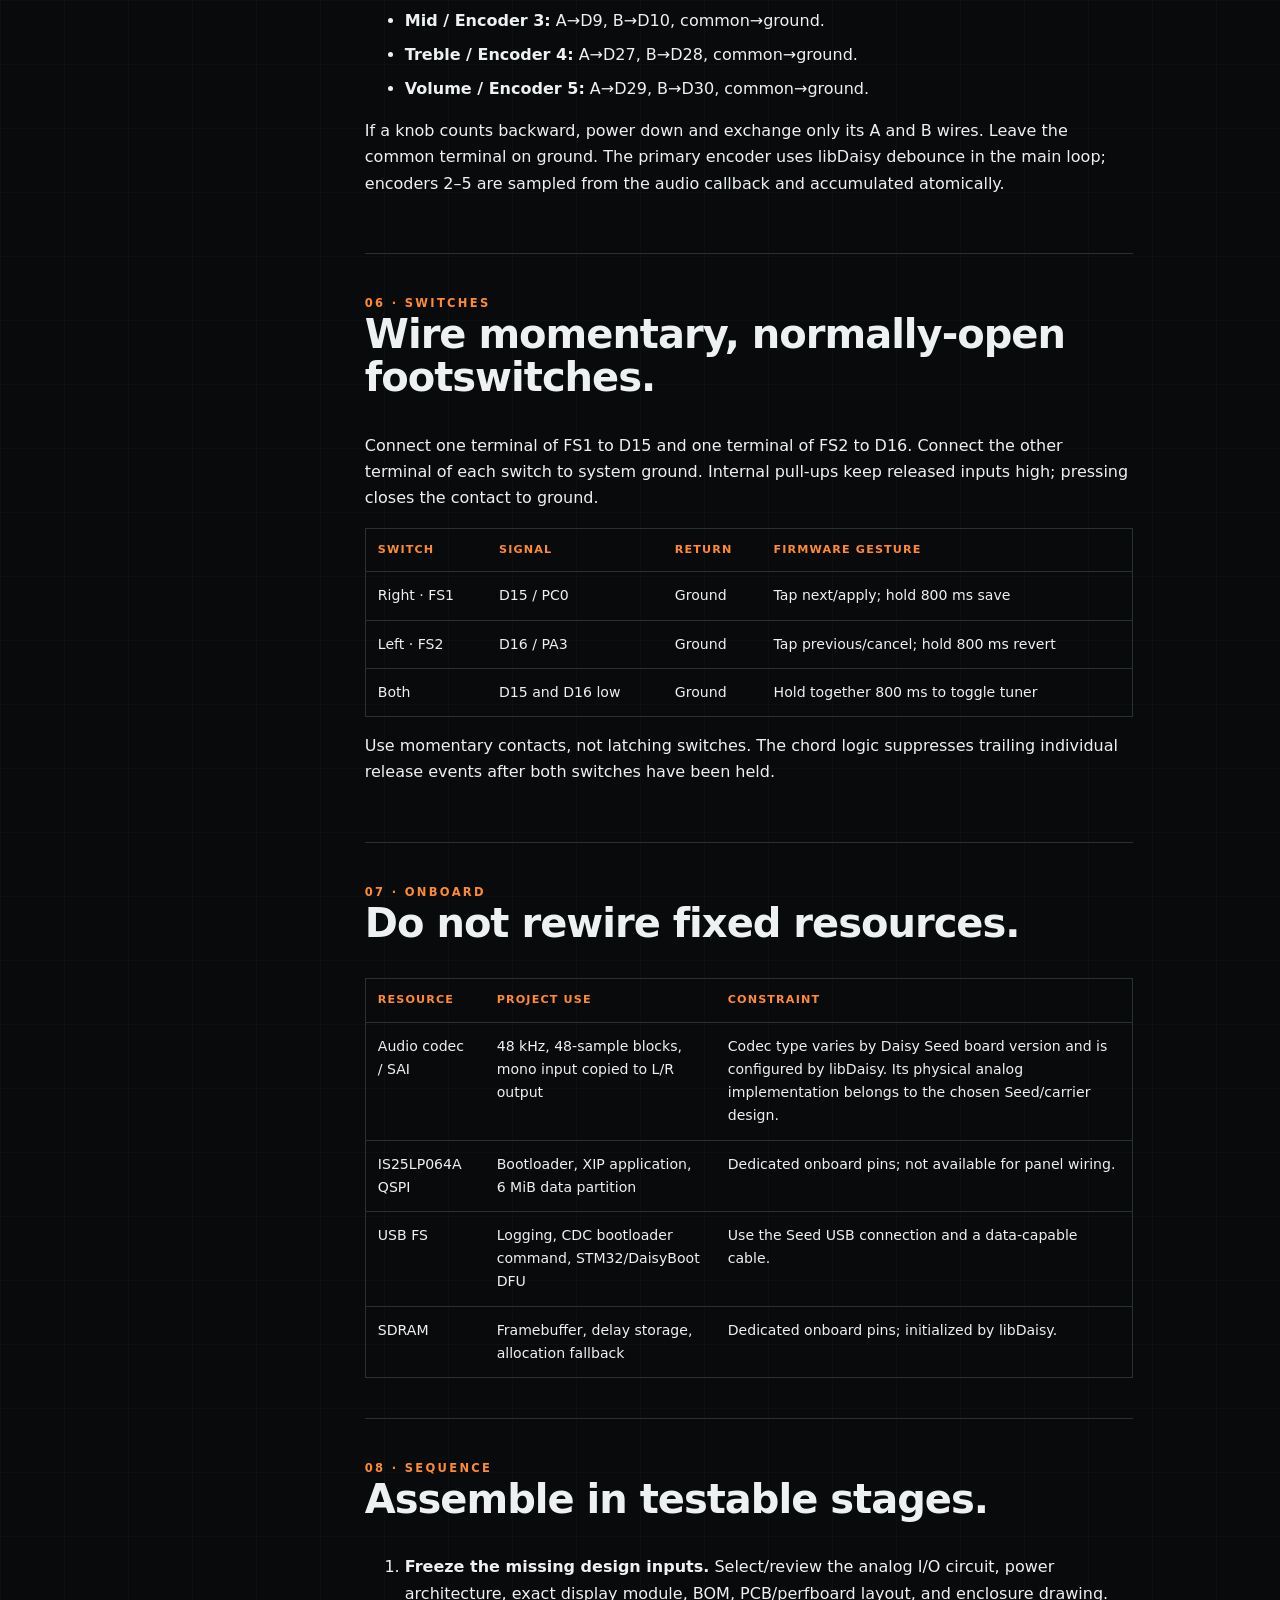
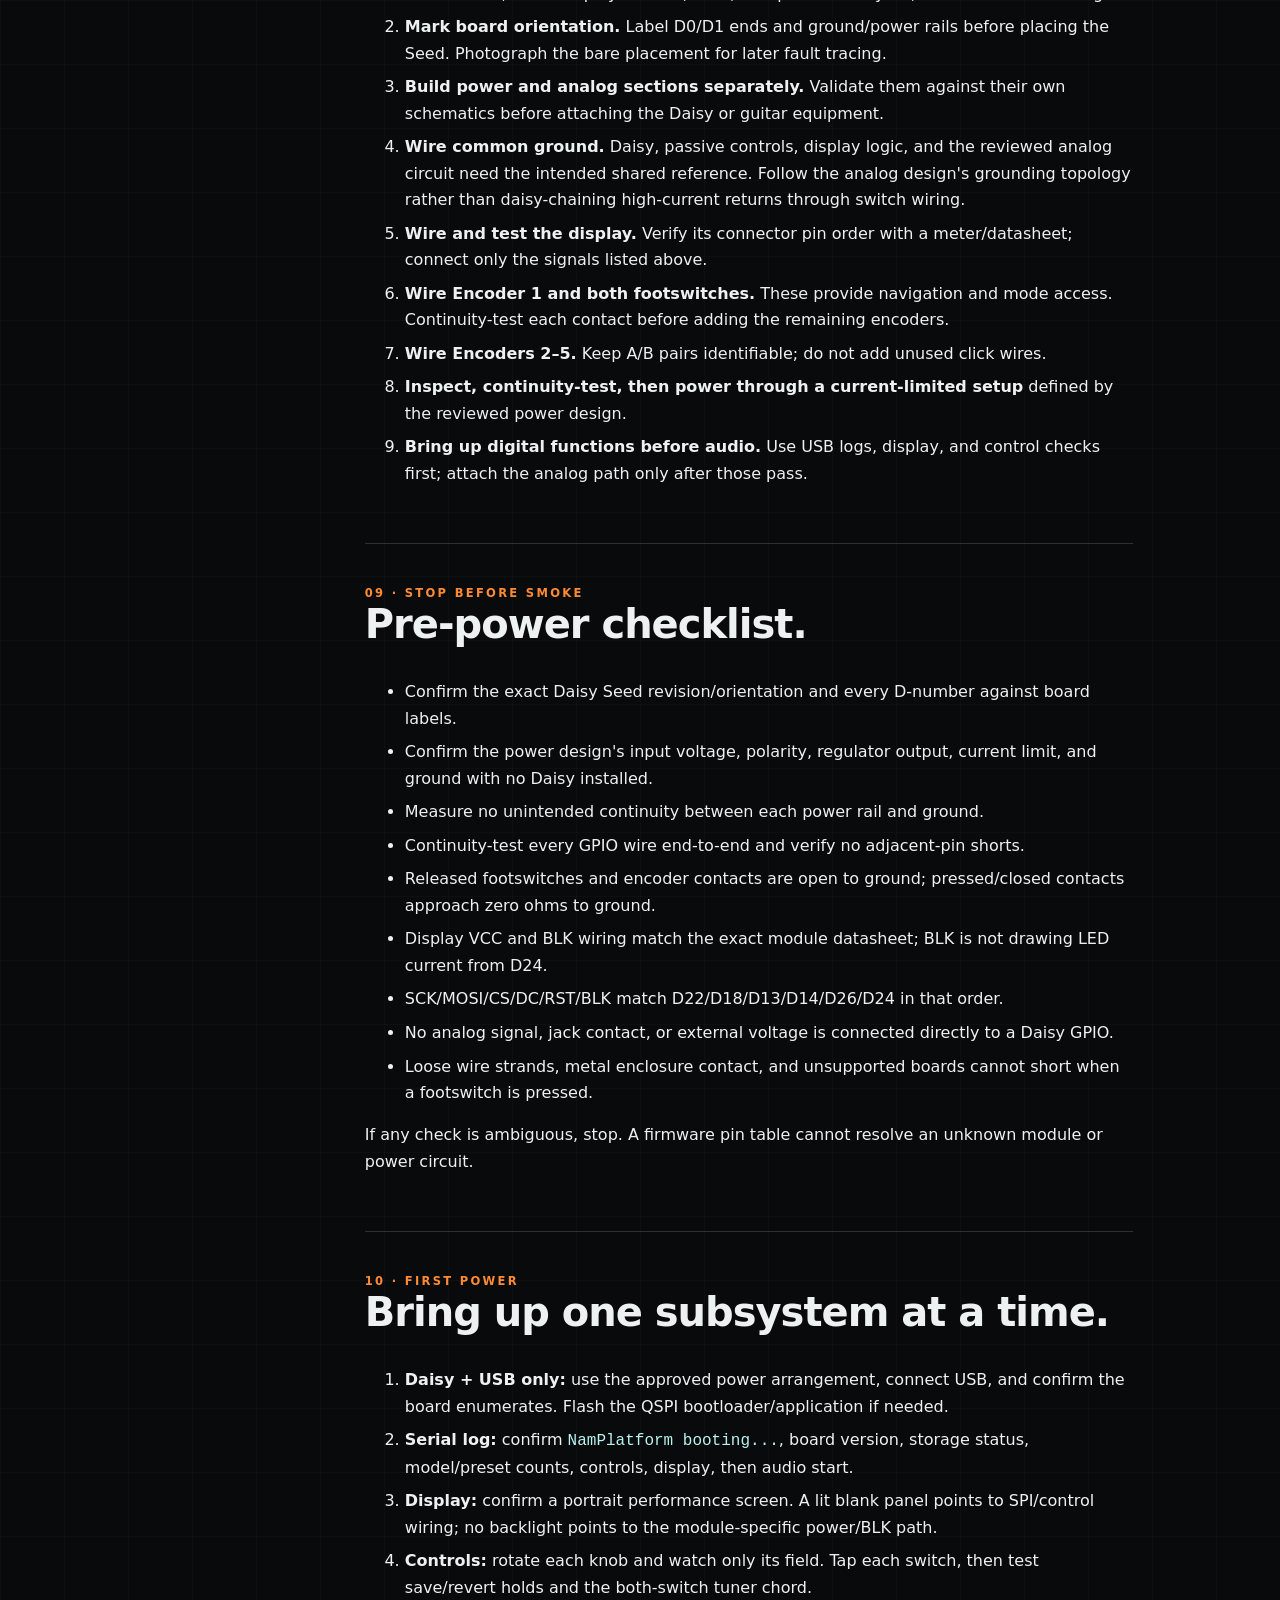
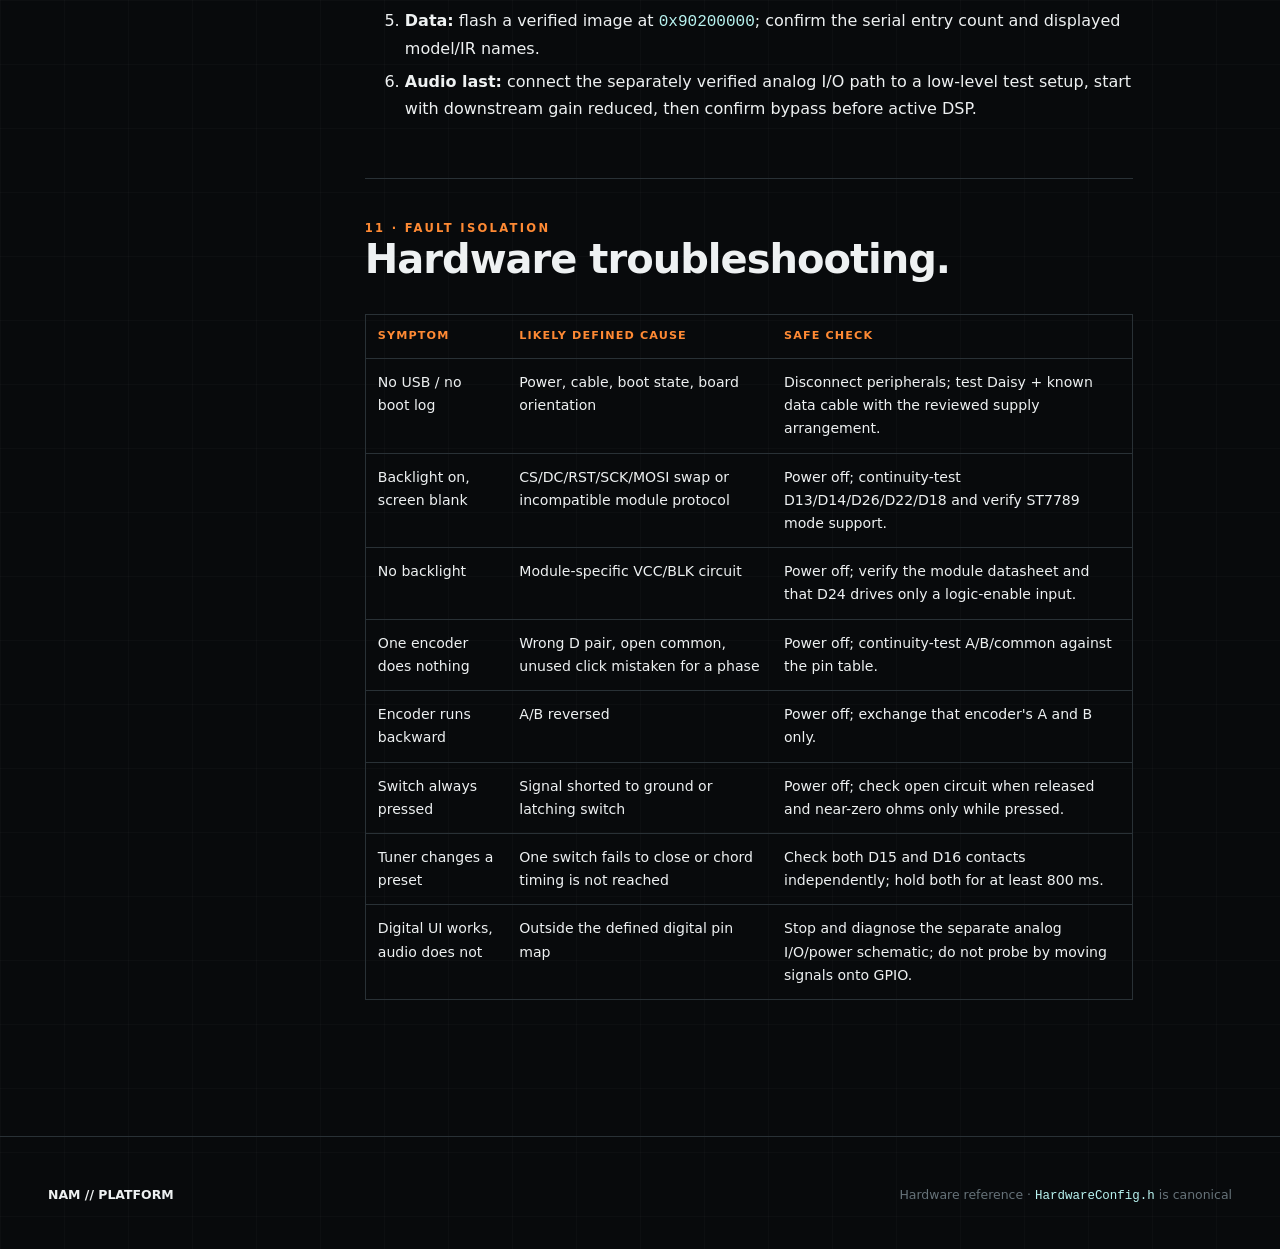
<file: site/hardware.html>
<!doctype html>
<html lang="en">
<head>
  <meta charset="utf-8">
  <meta name="viewport" content="width=device-width, initial-scale=1">
  <meta name="description" content="Verified pin map, wiring rules, and assembly boundary for the NAM Platform Pedal.">
  <title>Hardware Guide · NAM Platform Pedal</title>
  <link rel="stylesheet" href="assets/site.css">
</head>
<body>
  <a class="skip-link" href="#content">Skip to content</a>
  <header class="site-header">
    <a class="wordmark" href="index.html">NAM <span>// PLATFORM</span></a>
    <button class="nav-toggle" type="button" aria-expanded="false" aria-controls="site-nav">Menu</button>
    <nav id="site-nav" aria-label="Primary">
      <a href="index.html">Features</a><a href="manual.html">Manual</a><a href="developers.html">Developers</a><a href="hardware.html" aria-current="page">Hardware</a><a href="https://github.com/balazsbencs/daisy-nam-pedal">GitHub <span aria-hidden="true">↗</span></a>
    </nav>
  </header>

  <main id="content">
    <div class="wrap page-hero">
      <div class="eyebrow">Hardware reference</div>
      <h1>Wire what is known.</h1>
      <p class="lede">A precise map of every firmware-defined connection, with missing physical-design inputs called out instead of guessed.</p>
    </div>

    <div class="wrap docs-layout">
      <aside class="toc">
        <strong>On this page</strong>
        <a href="#before-you-start">Before you start</a><a href="#placement">Control placement</a><a href="#pin-map">Pin map</a><a href="#display">Display</a><a href="#encoders">Encoders</a><a href="#footswitches">Footswitches</a><a href="#fixed-resources">Fixed resources</a><a href="#assembly">Assembly order</a><a href="#pre-power">Pre-power checks</a><a href="#bring-up">Bring-up</a><a href="#hardware-troubleshooting">Troubleshooting</a>
      </aside>

      <article class="doc-content">
        <section id="before-you-start">
          <div class="section-number">01 · Boundary</div>
          <h2>Before you start.</h2>
          <p>This repository defines the digital user interface around a Daisy Seed: five encoders, two footswitches, an ST7789 display, USB, QSPI data storage, and firmware behavior. Those connections are complete below.</p>
          <div class="callout danger"><strong>This is not yet a complete pedal hardware package</strong>The repository does not contain a verified analog guitar input/output circuit, power-supply schematic, bill of materials, PCB, enclosure drawing, or mechanical drilling template. You cannot finish a reproducible, stage-ready pedal assembly from this repository alone. Supply those reviewed design inputs before connecting audio jacks or external power.</div>
          <div class="table-wrap"><table><thead><tr><th>Defined here</th><th>Still required from the physical build</th></tr></thead><tbody>
            <tr><td>Daisy D-number and STM32 pin assignments</td><td>Analog input protection, biasing, gain, filtering, and jack wiring</td></tr>
            <tr><td>Passive encoder and footswitch signal wiring</td><td>Analog output buffering, level, protection, and jack wiring</td></tr>
            <tr><td>ST7789 control-signal wiring and protocol</td><td>Exact display module supply/backlight circuit and connector pin order</td></tr>
            <tr><td>Firmware/application and data flash workflow</td><td>External supply regulation, polarity protection, grounding topology, BOM</td></tr>
            <tr><td>Conceptual control arrangement</td><td>PCB/layout, enclosure dimensions, clearances, drill template</td></tr>
          </tbody></table></div>
          <p>Use the labels printed on your exact board and compare its orientation with the official <a href="https://daisy.audio/products/daisy-seed">Daisy Seed product documentation</a>. The code uses libDaisy's <code>seed::D0</code>–<code>seed::D30</code> names; physical header numbering is not interchangeable with those names.</p>
        </section>

        <section id="placement">
          <div class="section-number">02 · Front panel</div>
          <h2>Conceptual control placement.</h2>
          <div class="control-layout" role="img" aria-label="Five encoders across the top, portrait display centered, previous and next footswitches across the bottom">
            <div class="control-layout-knobs"><div class="layout-control">Gain</div><div class="layout-control">Bass</div><div class="layout-control">Mid</div><div class="layout-control">Treble</div><div class="layout-control">Volume</div></div>
            <div class="layout-screen">240 × 320<br>PORTRAIT</div>
            <div class="control-layout-switches"><div class="layout-switch">FS2<br>Prev / Revert</div><div class="layout-switch">FS1<br>Next / Save</div></div>
          </div>
          <p class="muted">Conceptual control placement—not a mechanical drawing. Determine component bodies, nut clearances, display window, PCB stack-up, and foot clearance from the actual parts before drilling an enclosure.</p>
        </section>

        <section id="pin-map">
          <div class="section-number">03 · Source of truth</div>
          <h2>Complete firmware pin map.</h2>
          <p>The table is transcribed from <a href="https://github.com/balazsbencs/daisy-nam-pedal/blob/main/HardwareConfig.h"><code>HardwareConfig.h</code></a>. STM32 port names are verified against the repository's pinned libDaisy <code>daisy_seed.h</code>.</p>
          <div class="pin-map" role="img" aria-label="Daisy Seed connection groups by D-number">
            <div class="pin-column"><div class="pin-label"><strong>D0–D2</strong> Gain encoder</div><div class="pin-label"><strong>D7–D10</strong> Bass / Mid</div><div class="pin-label"><strong>D13–D14</strong> Display CS / DC</div><div class="pin-label"><strong>D15–D16</strong> Footswitches</div></div>
            <div class="seed-chip">DAISY<br>SEED</div>
            <div class="pin-column"><div class="pin-label"><strong>D18 / D22</strong> Display MOSI / SCK</div><div class="pin-label"><strong>D24 / D26</strong> Display BLK / RST</div><div class="pin-label"><strong>D27–D30</strong> Treble / Volume</div><div class="pin-label"><strong>QSPI / codec / USB</strong> fixed onboard</div></div>
          </div>
          <div class="table-wrap"><table><thead><tr><th>Function</th><th>Daisy</th><th>STM32</th><th>Electrical role</th></tr></thead><tbody>
            <tr><td>FS1 · next / save</td><td>D15</td><td>PC0</td><td>Input, active-low, internal pull-up</td></tr>
            <tr><td>FS2 · previous / revert</td><td>D16</td><td>PA3</td><td>Input, active-low, internal pull-up</td></tr>
            <tr><td>Encoder 1 A / B / click</td><td>D0 / D1 / D2</td><td>PB12 / PC11 / PC10</td><td>Inputs with pull-ups; click active-low</td></tr>
            <tr><td>Encoder 2 A / B</td><td>D7 / D8</td><td>PG10 / PG11</td><td>Phase inputs with pull-ups</td></tr>
            <tr><td>Encoder 3 A / B</td><td>D9 / D10</td><td>PB4 / PB5</td><td>Phase inputs with pull-ups</td></tr>
            <tr><td>Encoder 4 A / B</td><td>D27 / D28</td><td>PG9 / PA2</td><td>Phase inputs with pull-ups</td></tr>
            <tr><td>Encoder 5 A / B</td><td>D29 / D30</td><td>PB14 / PB15</td><td>Phase inputs with pull-ups</td></tr>
            <tr><td>Display SCK / MOSI</td><td>D22 / D18</td><td>PA5 / PA7</td><td>SPI1 outputs</td></tr>
            <tr><td>Display CS / DC</td><td>D13 / D14</td><td>PB6 / PB7</td><td>GPIO outputs; CS active-low</td></tr>
            <tr><td>Display RST / BLK</td><td>D26 / D24</td><td>PD11 / PA1</td><td>GPIO outputs; RST active-low, BLK driven high</td></tr>
          </tbody></table></div>
          <div class="callout warning"><strong>One pin, one job</strong>
            D9 is Encoder 3 A.
            Encoders 2–5 are intentionally click-less. D26 is display reset. Do not reuse any listed pin for another peripheral.
          </div>
        </section>

        <section id="display">
          <div class="section-number">04 · ST7789</div>
          <h2>Display signal wiring.</h2>
          <p>The driver targets a 240×320 ST7789 in portrait orientation. It uses SPI1 master mode 3 (CPOL high, second-edge sampling), transmit-only, 8-bit words, prescaler 4. There is no MISO connection.</p>
          <div class="table-wrap"><table><thead><tr><th>Module label</th><th>Connect to</th><th>Notes</th></tr></thead><tbody>
            <tr><td>SCK / CLK</td><td>D22 · PA5</td><td>SPI1 clock; hardware-fixed alternate function.</td></tr>
            <tr><td>SDA / MOSI / DIN</td><td>D18 · PA7</td><td>Daisy-to-display data; hardware-fixed SPI1 MOSI.</td></tr>
            <tr><td>CS</td><td>D13 · PB6</td><td>Active-low chip select.</td></tr>
            <tr><td>DC / A0</td><td>D14 · PB7</td><td>Command/data selection.</td></tr>
            <tr><td>RES / RST</td><td>D26 · PD11</td><td>Active-low hardware reset.</td></tr>
            <tr><td>BLK / BL / LED</td><td>D24 · PA1</td><td>Firmware drives high. Connect only to a logic-enable input; do not source backlight LED current from a GPIO.</td></tr>
            <tr><td>GND</td><td>System ground</td><td>Must share ground with the Daisy.</td></tr>
            <tr><td>VCC</td><td>Defined by your exact module</td><td>Not specified by this repository. Verify its regulator, logic level, and connector pin order from the module datasheet.</td></tr>
          </tbody></table></div>
          <div class="callout danger"><strong>Display boards are not pin-compatible by label alone</strong>Some ST7789 modules include a regulator or backlight transistor; others expose the panel directly. Confirm VCC and BLK requirements before power. A matching controller name does not make the power pins interchangeable.</div>
        </section>

        <section id="encoders">
          <div class="section-number">05 · Rotary controls</div>
          <h2>Wire passive quadrature encoders.</h2>
          <p>For each encoder, connect its common terminal to system ground and its A/B terminals to the assigned D pins. The firmware enables internal pull-ups; the passive contacts pull each phase low. Do not feed an external voltage into A, B, or click.</p>
          <ul>
            <li><strong>Gain / Encoder 1:</strong> A→D0, B→D1, push contact→D2; both the phase common and push-button return go to ground.</li>
            <li><strong>Bass / Encoder 2:</strong> A→D7, B→D8, common→ground.</li>
            <li><strong>Mid / Encoder 3:</strong> A→D9, B→D10, common→ground.</li>
            <li><strong>Treble / Encoder 4:</strong> A→D27, B→D28, common→ground.</li>
            <li><strong>Volume / Encoder 5:</strong> A→D29, B→D30, common→ground.</li>
          </ul>
          <p>If a knob counts backward, power down and exchange only its A and B wires. Leave the common terminal on ground. The primary encoder uses libDaisy debounce in the main loop; encoders 2–5 are sampled from the audio callback and accumulated atomically.</p>
        </section>

        <section id="footswitches">
          <div class="section-number">06 · Switches</div>
          <h2>Wire momentary, normally-open footswitches.</h2>
          <p>Connect one terminal of FS1 to D15 and one terminal of FS2 to D16. Connect the other terminal of each switch to system ground. Internal pull-ups keep released inputs high; pressing closes the contact to ground.</p>
          <div class="table-wrap"><table><thead><tr><th>Switch</th><th>Signal</th><th>Return</th><th>Firmware gesture</th></tr></thead><tbody>
            <tr><td>Right · FS1</td><td>D15 / PC0</td><td>Ground</td><td>Tap next/apply; hold 800 ms save</td></tr>
            <tr><td>Left · FS2</td><td>D16 / PA3</td><td>Ground</td><td>Tap previous/cancel; hold 800 ms revert</td></tr>
            <tr><td>Both</td><td>D15 and D16 low</td><td>Ground</td><td>Hold together 800 ms to toggle tuner</td></tr>
          </tbody></table></div>
          <p>Use momentary contacts, not latching switches. The chord logic suppresses trailing individual release events after both switches have been held.</p>
        </section>

        <section id="fixed-resources">
          <div class="section-number">07 · Onboard</div>
          <h2>Do not rewire fixed resources.</h2>
          <div class="table-wrap"><table><thead><tr><th>Resource</th><th>Project use</th><th>Constraint</th></tr></thead><tbody>
            <tr><td>Audio codec / SAI</td><td>48 kHz, 48-sample blocks, mono input copied to L/R output</td><td>Codec type varies by Daisy Seed board version and is configured by libDaisy. Its physical analog implementation belongs to the chosen Seed/carrier design.</td></tr>
            <tr><td>IS25LP064A QSPI</td><td>Bootloader, XIP application, 6 MiB data partition</td><td>Dedicated onboard pins; not available for panel wiring.</td></tr>
            <tr><td>USB FS</td><td>Logging, CDC bootloader command, STM32/DaisyBoot DFU</td><td>Use the Seed USB connection and a data-capable cable.</td></tr>
            <tr><td>SDRAM</td><td>Framebuffer, delay storage, allocation fallback</td><td>Dedicated onboard pins; initialized by libDaisy.</td></tr>
          </tbody></table></div>
        </section>

        <section id="assembly">
          <div class="section-number">08 · Sequence</div>
          <h2>Assemble in testable stages.</h2>
          <ol>
            <li><strong>Freeze the missing design inputs.</strong> Select/review the analog I/O circuit, power architecture, exact display module, BOM, PCB/perfboard layout, and enclosure drawing.</li>
            <li><strong>Mark board orientation.</strong> Label D0/D1 ends and ground/power rails before placing the Seed. Photograph the bare placement for later fault tracing.</li>
            <li><strong>Build power and analog sections separately.</strong> Validate them against their own schematics before attaching the Daisy or guitar equipment.</li>
            <li><strong>Wire common ground.</strong> Daisy, passive controls, display logic, and the reviewed analog circuit need the intended shared reference. Follow the analog design's grounding topology rather than daisy-chaining high-current returns through switch wiring.</li>
            <li><strong>Wire and test the display.</strong> Verify its connector pin order with a meter/datasheet; connect only the signals listed above.</li>
            <li><strong>Wire Encoder 1 and both footswitches.</strong> These provide navigation and mode access. Continuity-test each contact before adding the remaining encoders.</li>
            <li><strong>Wire Encoders 2–5.</strong> Keep A/B pairs identifiable; do not add unused click wires.</li>
            <li><strong>Inspect, continuity-test, then power through a current-limited setup</strong> defined by the reviewed power design.</li>
            <li><strong>Bring up digital functions before audio.</strong> Use USB logs, display, and control checks first; attach the analog path only after those pass.</li>
          </ol>
        </section>

        <section id="pre-power">
          <div class="section-number">09 · Stop before smoke</div>
          <h2>Pre-power checklist.</h2>
          <ul>
            <li>Confirm the exact Daisy Seed revision/orientation and every D-number against board labels.</li>
            <li>Confirm the power design's input voltage, polarity, regulator output, current limit, and ground with no Daisy installed.</li>
            <li>Measure no unintended continuity between each power rail and ground.</li>
            <li>Continuity-test every GPIO wire end-to-end and verify no adjacent-pin shorts.</li>
            <li>Released footswitches and encoder contacts are open to ground; pressed/closed contacts approach zero ohms to ground.</li>
            <li>Display VCC and BLK wiring match the exact module datasheet; BLK is not drawing LED current from D24.</li>
            <li>SCK/MOSI/CS/DC/RST/BLK match D22/D18/D13/D14/D26/D24 in that order.</li>
            <li>No analog signal, jack contact, or external voltage is connected directly to a Daisy GPIO.</li>
            <li>Loose wire strands, metal enclosure contact, and unsupported boards cannot short when a footswitch is pressed.</li>
          </ul>
          <p>If any check is ambiguous, stop. A firmware pin table cannot resolve an unknown module or power circuit.</p>
        </section>

        <section id="bring-up">
          <div class="section-number">10 · First power</div>
          <h2>Bring up one subsystem at a time.</h2>
          <ol>
            <li><strong>Daisy + USB only:</strong> use the approved power arrangement, connect USB, and confirm the board enumerates. Flash the QSPI bootloader/application if needed.</li>
            <li><strong>Serial log:</strong> confirm <code>NamPlatform booting...</code>, board version, storage status, model/preset counts, controls, display, then audio start.</li>
            <li><strong>Display:</strong> confirm a portrait performance screen. A lit blank panel points to SPI/control wiring; no backlight points to the module-specific power/BLK path.</li>
            <li><strong>Controls:</strong> rotate each knob and watch only its field. Tap each switch, then test save/revert holds and the both-switch tuner chord.</li>
            <li><strong>Data:</strong> flash a verified image at <code>0x90200000</code>; confirm the serial entry count and displayed model/IR names.</li>
            <li><strong>Audio last:</strong> connect the separately verified analog I/O path to a low-level test setup, start with downstream gain reduced, then confirm bypass before active DSP.</li>
          </ol>
        </section>

        <section id="hardware-troubleshooting">
          <div class="section-number">11 · Fault isolation</div>
          <h2>Hardware troubleshooting.</h2>
          <div class="table-wrap"><table><thead><tr><th>Symptom</th><th>Likely defined cause</th><th>Safe check</th></tr></thead><tbody>
            <tr><td>No USB / no boot log</td><td>Power, cable, boot state, board orientation</td><td>Disconnect peripherals; test Daisy + known data cable with the reviewed supply arrangement.</td></tr>
            <tr><td>Backlight on, screen blank</td><td>CS/DC/RST/SCK/MOSI swap or incompatible module protocol</td><td>Power off; continuity-test D13/D14/D26/D22/D18 and verify ST7789 mode support.</td></tr>
            <tr><td>No backlight</td><td>Module-specific VCC/BLK circuit</td><td>Power off; verify the module datasheet and that D24 drives only a logic-enable input.</td></tr>
            <tr><td>One encoder does nothing</td><td>Wrong D pair, open common, unused click mistaken for a phase</td><td>Power off; continuity-test A/B/common against the pin table.</td></tr>
            <tr><td>Encoder runs backward</td><td>A/B reversed</td><td>Power off; exchange that encoder's A and B only.</td></tr>
            <tr><td>Switch always pressed</td><td>Signal shorted to ground or latching switch</td><td>Power off; check open circuit when released and near-zero ohms only while pressed.</td></tr>
            <tr><td>Tuner changes a preset</td><td>One switch fails to close or chord timing is not reached</td><td>Check both D15 and D16 contacts independently; hold both for at least 800 ms.</td></tr>
            <tr><td>Digital UI works, audio does not</td><td>Outside the defined digital pin map</td><td>Stop and diagnose the separate analog I/O/power schematic; do not probe by moving signals onto GPIO.</td></tr>
          </tbody></table></div>
        </section>
      </article>
    </div>
  </main>

  <footer class="site-footer"><div class="footer-row"><strong>NAM // PLATFORM</strong><span>Hardware reference · <code>HardwareConfig.h</code> is canonical</span></div></footer>
  <script src="assets/site.js" defer></script>
</body>
</html>
</file>
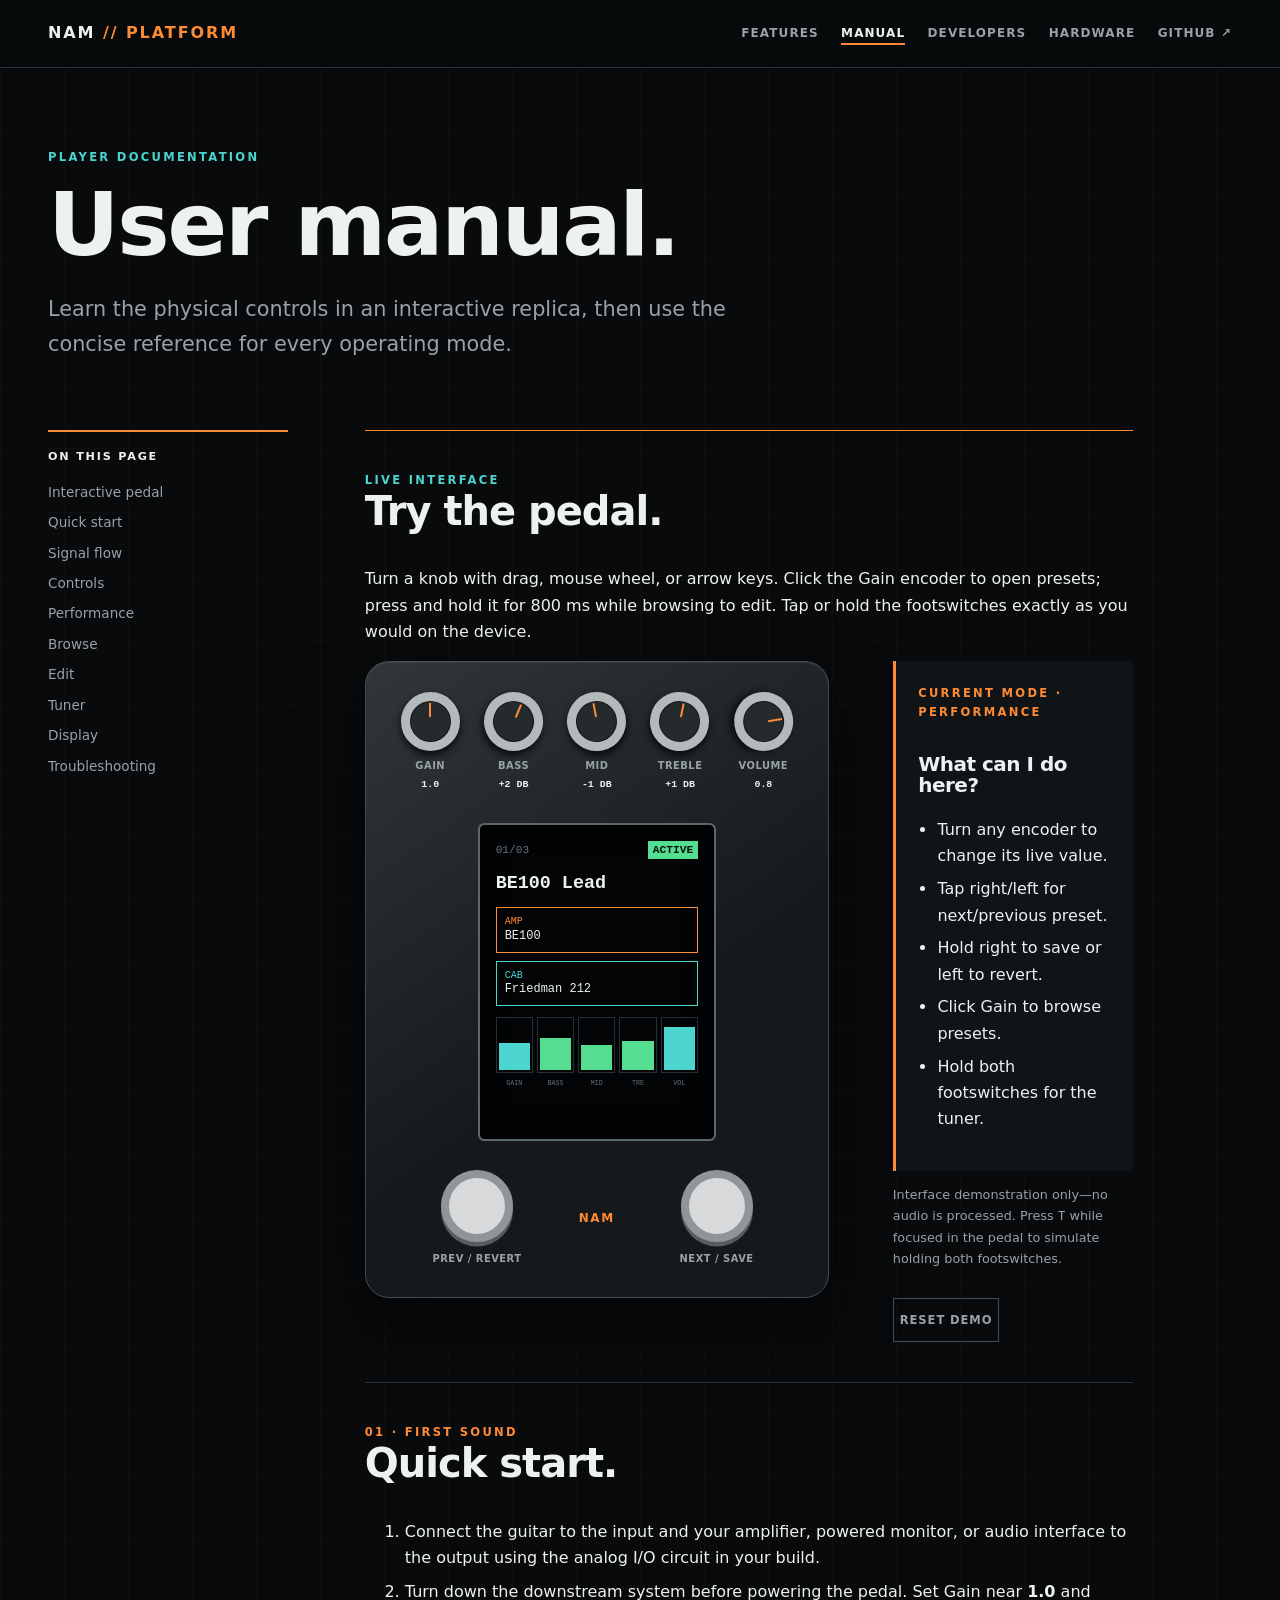
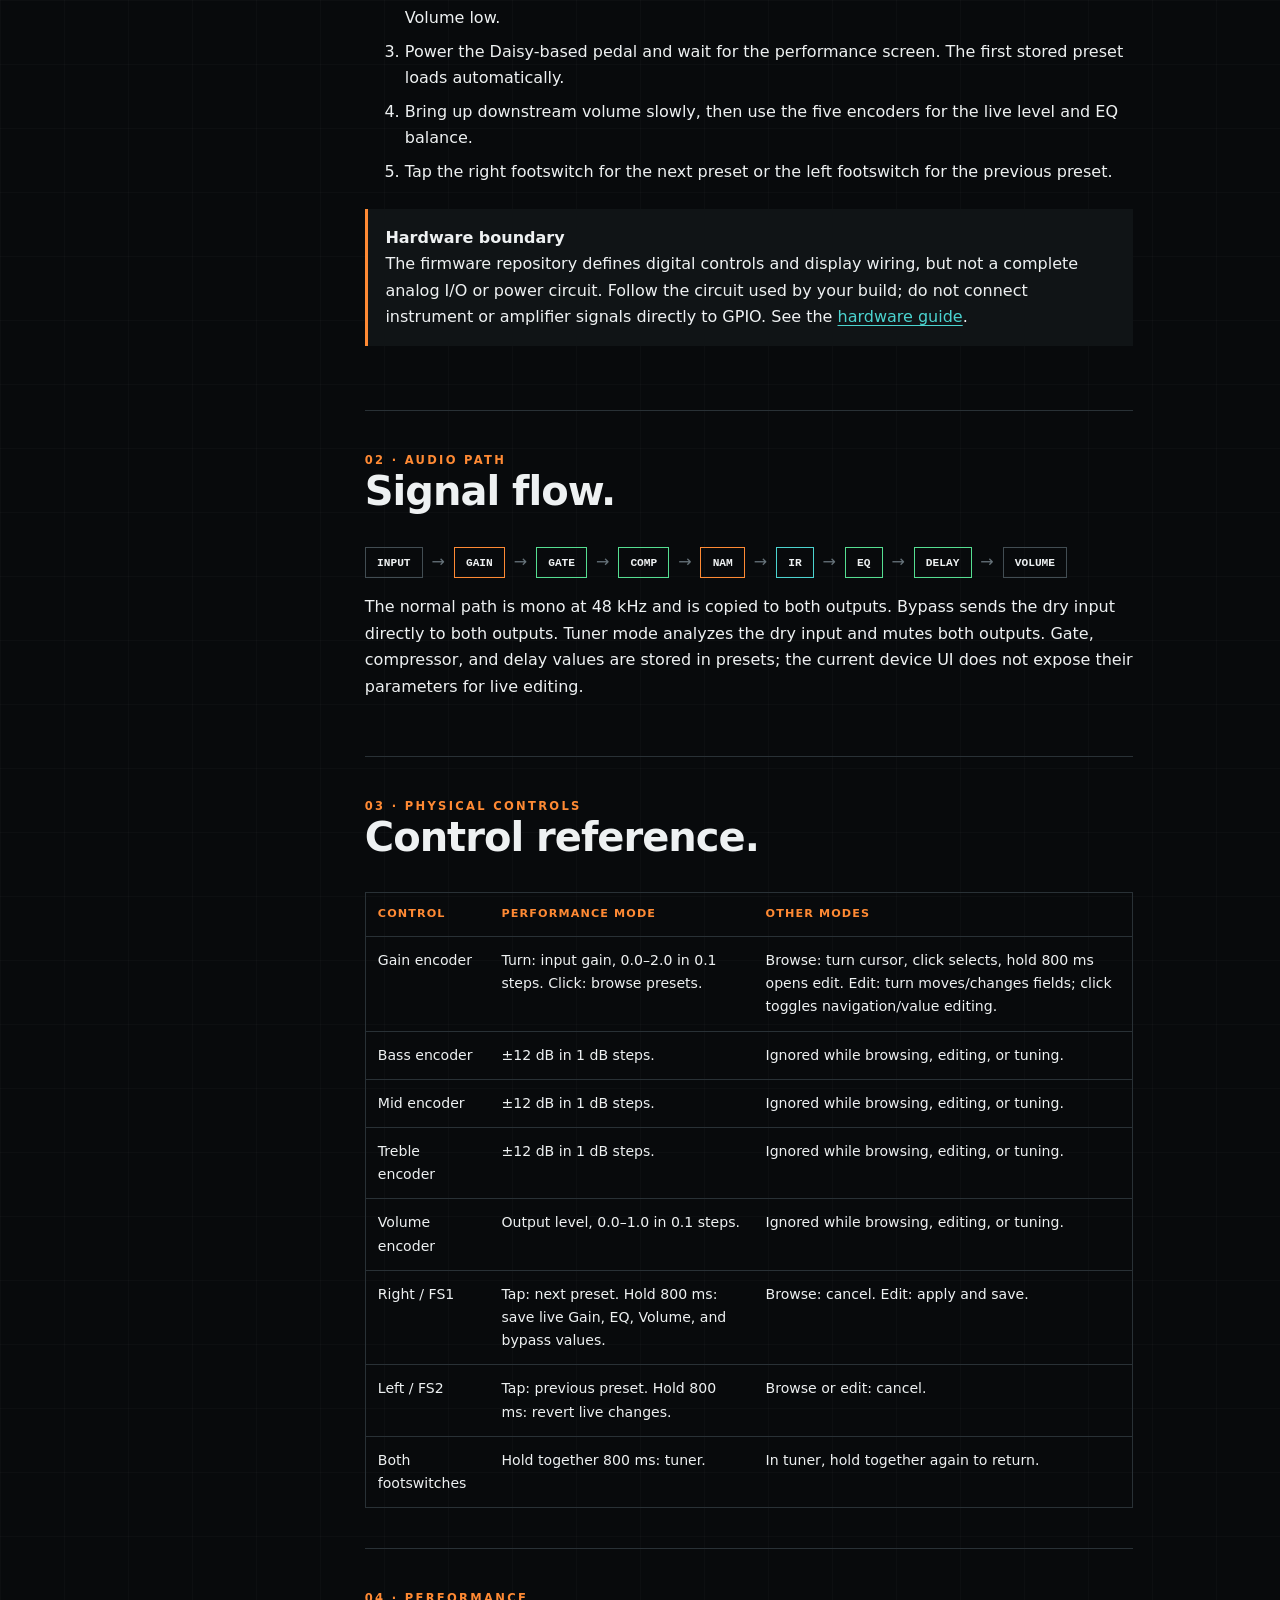
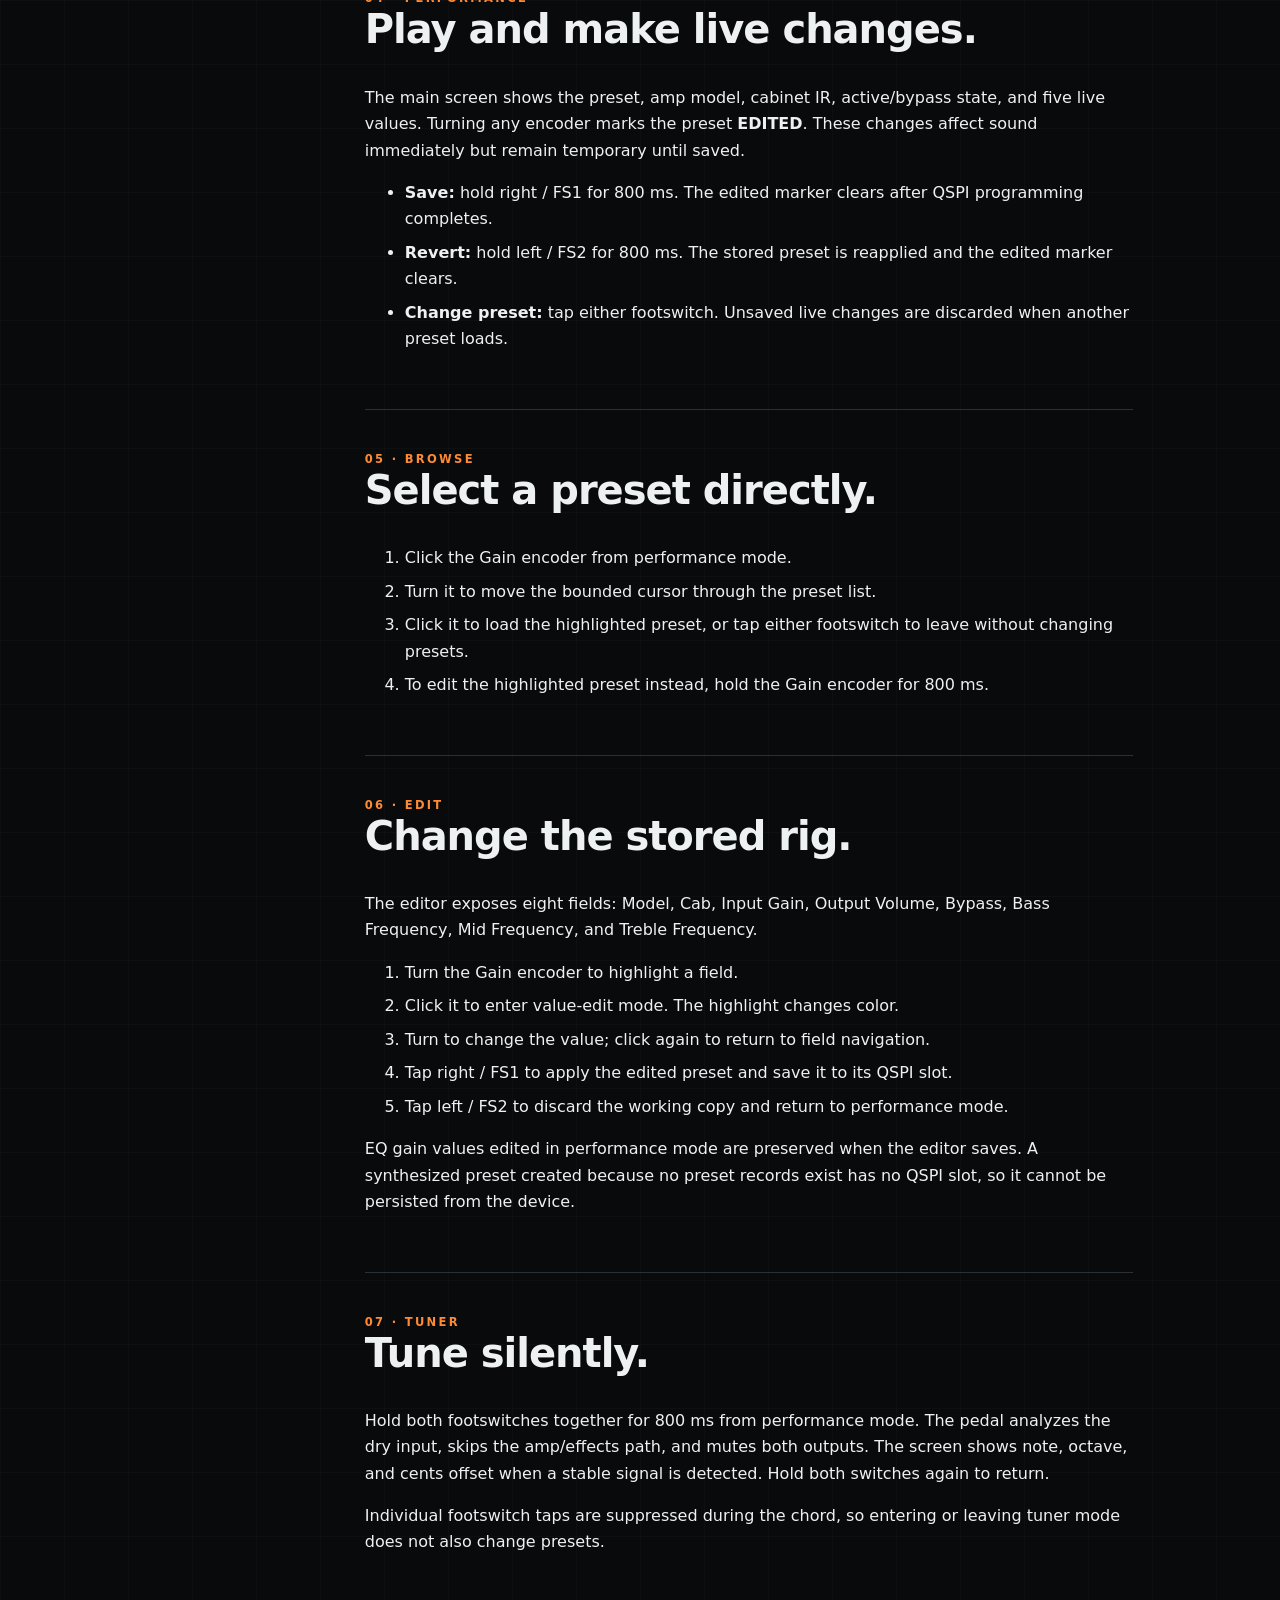
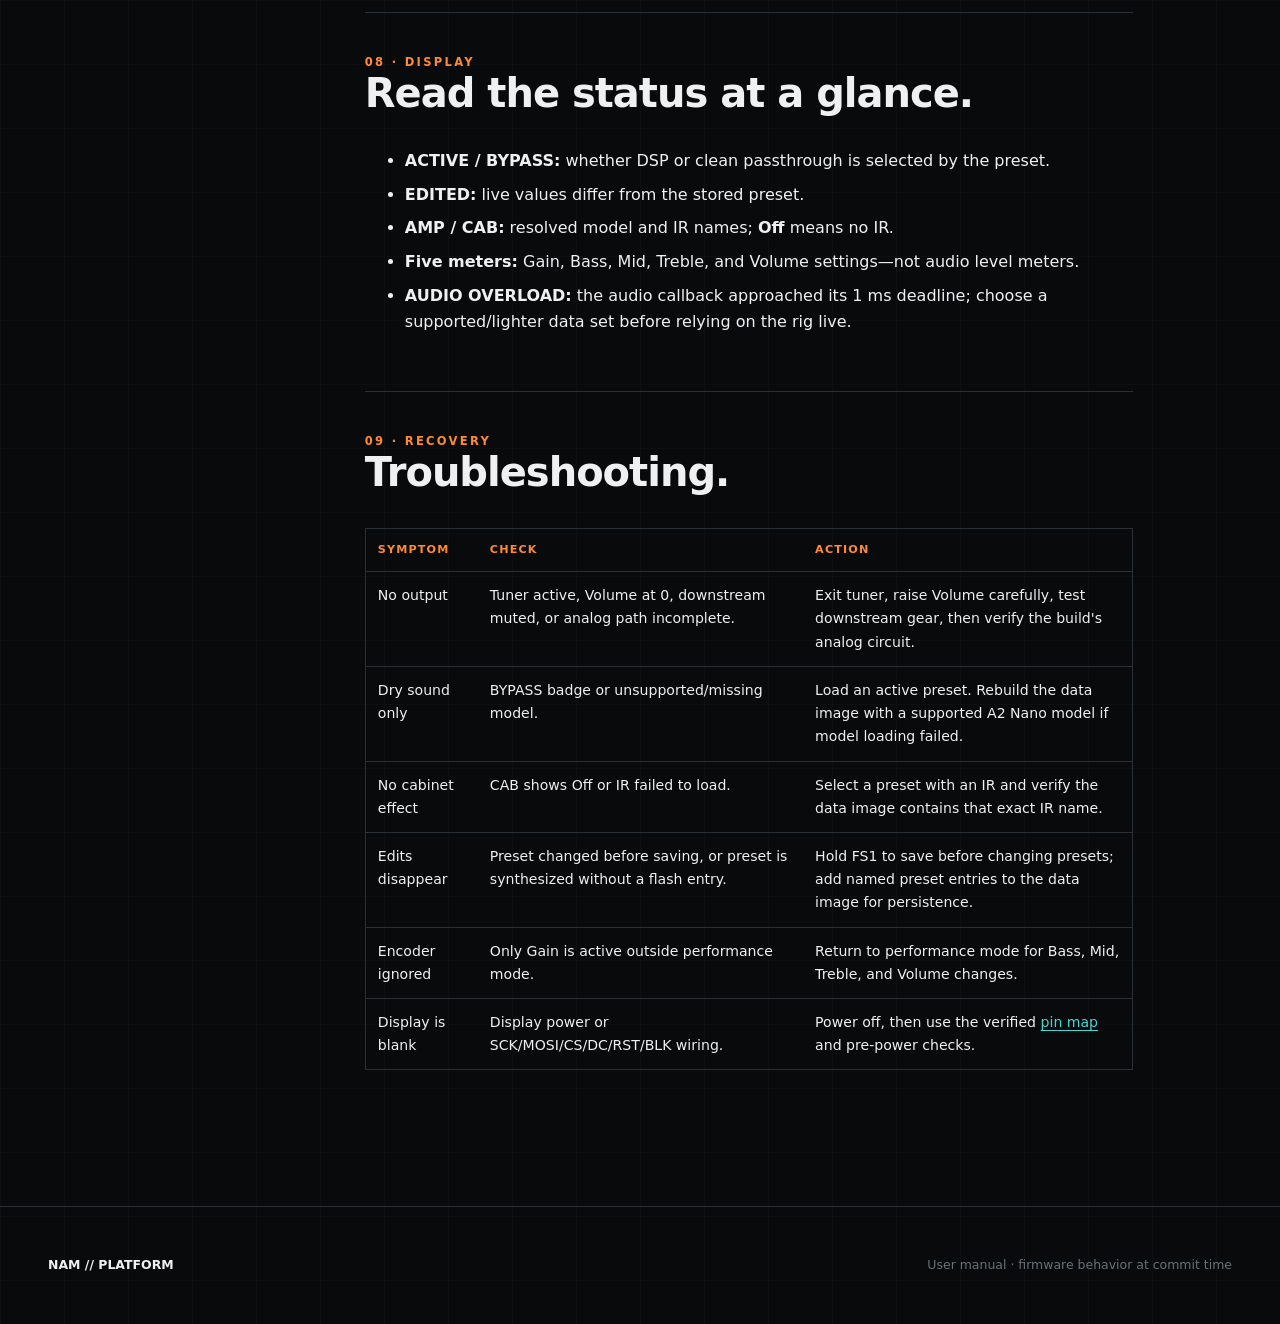
<file: site/manual.html>
<!doctype html>
<html lang="en">
<head>
  <meta charset="utf-8">
  <meta name="viewport" content="width=device-width, initial-scale=1">
  <meta name="description" content="Complete operating manual and interactive interface for the NAM Platform Pedal.">
  <title>User Manual · NAM Platform Pedal</title>
  <link rel="stylesheet" href="assets/site.css">
</head>
<body>
  <a class="skip-link" href="#content">Skip to content</a>
  <header class="site-header">
    <a class="wordmark" href="index.html">NAM <span>// PLATFORM</span></a>
    <button class="nav-toggle" type="button" aria-expanded="false" aria-controls="site-nav">Menu</button>
    <nav id="site-nav" aria-label="Primary">
      <a href="index.html">Features</a><a href="manual.html" aria-current="page">Manual</a><a href="developers.html">Developers</a><a href="hardware.html">Hardware</a><a href="https://github.com/balazsbencs/daisy-nam-pedal">GitHub <span aria-hidden="true">↗</span></a>
    </nav>
  </header>

  <main id="content">
    <div class="wrap page-hero">
      <div class="eyebrow cyan">Player documentation</div>
      <h1>User manual.</h1>
      <p class="lede">Learn the physical controls in an interactive replica, then use the concise reference for every operating mode.</p>
    </div>

    <div class="wrap docs-layout">
      <aside class="toc">
        <strong>On this page</strong>
        <a href="#simulator">Interactive pedal</a><a href="#quick-start">Quick start</a><a href="#signal-flow">Signal flow</a><a href="#controls">Controls</a><a href="#performance">Performance</a><a href="#browse">Browse</a><a href="#edit">Edit</a><a href="#tuner">Tuner</a><a href="#display">Display</a><a href="#troubleshooting">Troubleshooting</a>
      </aside>

      <article class="doc-content">
        <section id="simulator">
          <div class="section-number cyan">Live interface</div>
          <h2>Try the pedal.</h2>
          <p>Turn a knob with drag, mouse wheel, or arrow keys. Click the Gain encoder to open presets; press and hold it for 800 ms while browsing to edit. Tap or hold the footswitches exactly as you would on the device.</p>
          <noscript><div class="callout warning"><strong>Simulator unavailable</strong>The written manual works without JavaScript, but the interactive pedal requires it.</div></noscript>

          <div class="simulator-workbench">
            <div class="pedal" id="pedal" aria-label="Interactive NAM Platform Pedal" tabindex="0">
              <div class="pedal-controls">
                <button class="encoder-control" type="button" data-encoder="0" aria-label="Gain encoder" aria-valuemin="0" aria-valuemax="2" aria-valuenow="1"><span class="knob" aria-hidden="true"></span>Gain<span class="control-value">1.0</span></button>
                <button class="encoder-control" type="button" data-encoder="1" aria-label="Bass encoder" aria-valuemin="-12" aria-valuemax="12" aria-valuenow="2"><span class="knob" aria-hidden="true"></span>Bass<span class="control-value">+2 dB</span></button>
                <button class="encoder-control" type="button" data-encoder="2" aria-label="Mid encoder" aria-valuemin="-12" aria-valuemax="12" aria-valuenow="-1"><span class="knob" aria-hidden="true"></span>Mid<span class="control-value">-1 dB</span></button>
                <button class="encoder-control" type="button" data-encoder="3" aria-label="Treble encoder" aria-valuemin="-12" aria-valuemax="12" aria-valuenow="1"><span class="knob" aria-hidden="true"></span>Treble<span class="control-value">+1 dB</span></button>
                <button class="encoder-control" type="button" data-encoder="4" aria-label="Volume encoder" aria-valuemin="0" aria-valuemax="1" aria-valuenow="0.8"><span class="knob" aria-hidden="true"></span>Volume<span class="control-value">0.8</span></button>
              </div>
              <div class="pedal-screen" id="pedal-screen" role="status" aria-live="polite"></div>
              <div class="pedal-switches">
                <button class="footswitch" type="button" data-action="fs2" aria-label="Previous preset or revert footswitch">Prev / Revert</button>
                <div class="pedal-mark" aria-hidden="true">NAM</div>
                <button class="footswitch" type="button" data-action="fs1" aria-label="Next preset or save footswitch">Next / Save</button>
              </div>
            </div>

            <div class="simulator-side">
              <div class="mode-panel">
                <div class="eyebrow">Current mode · <span id="mode-name">Performance</span></div>
                <h3>What can I do here?</h3>
                <ul id="mode-help"></ul>
              </div>
              <p class="demo-note">Interface demonstration only—no audio is processed. Press <kbd>T</kbd> while focused in the pedal to simulate holding both footswitches.</p>
              <button class="reset-demo" id="reset-demo" type="button">Reset demo</button>
            </div>
          </div>
        </section>

        <section id="quick-start">
          <div class="section-number">01 · First sound</div>
          <h2>Quick start.</h2>
          <ol>
            <li>Connect the guitar to the input and your amplifier, powered monitor, or audio interface to the output using the analog I/O circuit in your build.</li>
            <li>Turn down the downstream system before powering the pedal. Set Gain near <strong>1.0</strong> and Volume low.</li>
            <li>Power the Daisy-based pedal and wait for the performance screen. The first stored preset loads automatically.</li>
            <li>Bring up downstream volume slowly, then use the five encoders for the live level and EQ balance.</li>
            <li>Tap the right footswitch for the next preset or the left footswitch for the previous preset.</li>
          </ol>
          <div class="callout warning"><strong>Hardware boundary</strong>The firmware repository defines digital controls and display wiring, but not a complete analog I/O or power circuit. Follow the circuit used by your build; do not connect instrument or amplifier signals directly to GPIO. See the <a href="hardware.html#before-you-start">hardware guide</a>.</div>
        </section>

        <section id="signal-flow">
          <div class="section-number">02 · Audio path</div>
          <h2>Signal flow.</h2>
          <div class="signal-flow" aria-label="Input passes through input gain, gate, compressor, NAM, impulse response, equalizer, delay, and output volume">
            <span>INPUT</span><i>→</i><span class="amp">GAIN</span><i>→</i><span class="fx">GATE</span><i>→</i><span class="fx">COMP</span><i>→</i><span class="amp">NAM</span><i>→</i><span class="cab">IR</span><i>→</i><span class="fx">EQ</span><i>→</i><span class="fx">DELAY</span><i>→</i><span>VOLUME</span>
          </div>
          <p>The normal path is mono at 48 kHz and is copied to both outputs. Bypass sends the dry input directly to both outputs. Tuner mode analyzes the dry input and mutes both outputs. Gate, compressor, and delay values are stored in presets; the current device UI does not expose their parameters for live editing.</p>
        </section>

        <section id="controls">
          <div class="section-number">03 · Physical controls</div>
          <h2>Control reference.</h2>
          <div class="table-wrap"><table><thead><tr><th>Control</th><th>Performance mode</th><th>Other modes</th></tr></thead><tbody>
            <tr><td>Gain encoder</td><td>Turn: input gain, 0.0–2.0 in 0.1 steps. Click: browse presets.</td><td>Browse: turn cursor, click selects, hold 800 ms opens edit. Edit: turn moves/changes fields; click toggles navigation/value editing.</td></tr>
            <tr><td>Bass encoder</td><td>±12 dB in 1 dB steps.</td><td>Ignored while browsing, editing, or tuning.</td></tr>
            <tr><td>Mid encoder</td><td>±12 dB in 1 dB steps.</td><td>Ignored while browsing, editing, or tuning.</td></tr>
            <tr><td>Treble encoder</td><td>±12 dB in 1 dB steps.</td><td>Ignored while browsing, editing, or tuning.</td></tr>
            <tr><td>Volume encoder</td><td>Output level, 0.0–1.0 in 0.1 steps.</td><td>Ignored while browsing, editing, or tuning.</td></tr>
            <tr><td>Right / FS1</td><td>Tap: next preset. Hold 800 ms: save live Gain, EQ, Volume, and bypass values.</td><td>Browse: cancel. Edit: apply and save.</td></tr>
            <tr><td>Left / FS2</td><td>Tap: previous preset. Hold 800 ms: revert live changes.</td><td>Browse or edit: cancel.</td></tr>
            <tr><td>Both footswitches</td><td>Hold together 800 ms: tuner.</td><td>In tuner, hold together again to return.</td></tr>
          </tbody></table></div>
        </section>

        <section id="performance">
          <div class="section-number">04 · Performance</div>
          <h2>Play and make live changes.</h2>
          <p>The main screen shows the preset, amp model, cabinet IR, active/bypass state, and five live values. Turning any encoder marks the preset <strong>EDITED</strong>. These changes affect sound immediately but remain temporary until saved.</p>
          <ul><li><strong>Save:</strong> hold right / FS1 for 800 ms. The edited marker clears after QSPI programming completes.</li><li><strong>Revert:</strong> hold left / FS2 for 800 ms. The stored preset is reapplied and the edited marker clears.</li><li><strong>Change preset:</strong> tap either footswitch. Unsaved live changes are discarded when another preset loads.</li></ul>
        </section>

        <section id="browse">
          <div class="section-number">05 · Browse</div>
          <h2>Select a preset directly.</h2>
          <ol><li>Click the Gain encoder from performance mode.</li><li>Turn it to move the bounded cursor through the preset list.</li><li>Click it to load the highlighted preset, or tap either footswitch to leave without changing presets.</li><li>To edit the highlighted preset instead, hold the Gain encoder for 800 ms.</li></ol>
        </section>

        <section id="edit">
          <div class="section-number">06 · Edit</div>
          <h2>Change the stored rig.</h2>
          <p>The editor exposes eight fields: Model, Cab, Input Gain, Output Volume, Bypass, Bass Frequency, Mid Frequency, and Treble Frequency.</p>
          <ol><li>Turn the Gain encoder to highlight a field.</li><li>Click it to enter value-edit mode. The highlight changes color.</li><li>Turn to change the value; click again to return to field navigation.</li><li>Tap right / FS1 to apply the edited preset and save it to its QSPI slot.</li><li>Tap left / FS2 to discard the working copy and return to performance mode.</li></ol>
          <p>EQ gain values edited in performance mode are preserved when the editor saves. A synthesized preset created because no preset records exist has no QSPI slot, so it cannot be persisted from the device.</p>
        </section>

        <section id="tuner">
          <div class="section-number">07 · Tuner</div>
          <h2>Tune silently.</h2>
          <p>Hold both footswitches together for 800 ms from performance mode. The pedal analyzes the dry input, skips the amp/effects path, and mutes both outputs. The screen shows note, octave, and cents offset when a stable signal is detected. Hold both switches again to return.</p>
          <p>Individual footswitch taps are suppressed during the chord, so entering or leaving tuner mode does not also change presets.</p>
        </section>

        <section id="display">
          <div class="section-number">08 · Display</div>
          <h2>Read the status at a glance.</h2>
          <ul><li><strong>ACTIVE / BYPASS:</strong> whether DSP or clean passthrough is selected by the preset.</li><li><strong>EDITED:</strong> live values differ from the stored preset.</li><li><strong>AMP / CAB:</strong> resolved model and IR names; <strong>Off</strong> means no IR.</li><li><strong>Five meters:</strong> Gain, Bass, Mid, Treble, and Volume settings—not audio level meters.</li><li><strong>AUDIO OVERLOAD:</strong> the audio callback approached its 1 ms deadline; choose a supported/lighter data set before relying on the rig live.</li></ul>
        </section>

        <section id="troubleshooting">
          <div class="section-number">09 · Recovery</div>
          <h2>Troubleshooting.</h2>
          <div class="table-wrap"><table><thead><tr><th>Symptom</th><th>Check</th><th>Action</th></tr></thead><tbody>
            <tr><td>No output</td><td>Tuner active, Volume at 0, downstream muted, or analog path incomplete.</td><td>Exit tuner, raise Volume carefully, test downstream gear, then verify the build's analog circuit.</td></tr>
            <tr><td>Dry sound only</td><td>BYPASS badge or unsupported/missing model.</td><td>Load an active preset. Rebuild the data image with a supported A2 Nano model if model loading failed.</td></tr>
            <tr><td>No cabinet effect</td><td>CAB shows Off or IR failed to load.</td><td>Select a preset with an IR and verify the data image contains that exact IR name.</td></tr>
            <tr><td>Edits disappear</td><td>Preset changed before saving, or preset is synthesized without a flash entry.</td><td>Hold FS1 to save before changing presets; add named preset entries to the data image for persistence.</td></tr>
            <tr><td>Encoder ignored</td><td>Only Gain is active outside performance mode.</td><td>Return to performance mode for Bass, Mid, Treble, and Volume changes.</td></tr>
            <tr><td>Display is blank</td><td>Display power or SCK/MOSI/CS/DC/RST/BLK wiring.</td><td>Power off, then use the verified <a href="hardware.html#pin-map">pin map</a> and pre-power checks.</td></tr>
          </tbody></table></div>
        </section>
      </article>
    </div>
  </main>

  <footer class="site-footer"><div class="footer-row"><strong>NAM // PLATFORM</strong><span>User manual · firmware behavior at commit time</span></div></footer>
  <script src="assets/site.js" defer></script>
  <script type="module" src="assets/simulator.js"></script>
</body>
</html>
</file>
<file: site/assets/site.css>
:root {
  color-scheme: dark;
  --bg: #080a0c;
  --surface: #101416;
  --surface-2: #171c1f;
  --surface-3: #20262a;
  --line: #293136;
  --line-bright: #424d53;
  --text: #eef1f2;
  --muted: #98a2a7;
  --dim: #667279;
  --orange: #ff8a34;
  --cyan: #4bd4d0;
  --green: #55de91;
  --red: #ff5e57;
  --yellow: #f6cd55;
  --content: 74rem;
  --reading: 48rem;
  --radius: .75rem;
}

* { box-sizing: border-box; }
html { scroll-behavior: smooth; }
body {
  margin: 0;
  background:
    linear-gradient(rgba(255,255,255,.018) 1px, transparent 1px),
    linear-gradient(90deg, rgba(255,255,255,.018) 1px, transparent 1px),
    var(--bg);
  background-size: 4rem 4rem;
  color: var(--text);
  font-family: Inter, ui-sans-serif, system-ui, -apple-system, BlinkMacSystemFont, "Segoe UI", sans-serif;
  line-height: 1.65;
}

img, svg { max-width: 100%; }
a { color: var(--cyan); text-underline-offset: .2em; }
a:hover { color: var(--text); }
button, input { font: inherit; }
:focus-visible { outline: 3px solid var(--orange); outline-offset: 3px; }
::selection { background: var(--cyan); color: #061011; }

.skip-link {
  position: fixed;
  left: 1rem;
  top: -5rem;
  z-index: 100;
  background: var(--orange);
  color: #111;
  padding: .7rem 1rem;
  font-weight: 800;
}
.skip-link:focus { top: 1rem; }

.site-header {
  position: sticky;
  top: 0;
  z-index: 50;
  display: flex;
  align-items: center;
  justify-content: space-between;
  min-height: 4.25rem;
  padding: 0 max(1.25rem, calc((100% - var(--content)) / 2));
  border-bottom: 1px solid var(--line);
  background: rgba(8,10,12,.9);
  backdrop-filter: blur(18px);
}
.wordmark {
  color: var(--text);
  font-weight: 900;
  letter-spacing: .12em;
  text-decoration: none;
}
.wordmark span { color: var(--orange); }
#site-nav { display: flex; gap: 1.4rem; align-items: center; }
#site-nav a {
  color: var(--muted);
  font-size: .75rem;
  font-weight: 750;
  letter-spacing: .09em;
  text-decoration: none;
  text-transform: uppercase;
}
#site-nav a:hover, #site-nav a[aria-current="page"] { color: var(--text); }
#site-nav a[aria-current="page"] { box-shadow: 0 2px var(--orange); }
.nav-toggle {
  display: none;
  min-width: 44px;
  min-height: 44px;
  border: 1px solid var(--line-bright);
  background: var(--surface);
  color: var(--text);
}

main { min-height: 70vh; }
.wrap { width: min(calc(100% - 2.5rem), var(--content)); margin-inline: auto; }
.narrow { width: min(calc(100% - 2.5rem), var(--reading)); margin-inline: auto; }
.section { padding-block: clamp(4rem, 8vw, 7rem); border-top: 1px solid var(--line); }
.section-number, .eyebrow {
  color: var(--orange);
  font-size: .72rem;
  font-weight: 850;
  letter-spacing: .2em;
  text-transform: uppercase;
}
.eyebrow.cyan, .section-number.cyan { color: var(--cyan); }
h1, h2, h3 { margin-top: 0; line-height: 1.08; letter-spacing: -.025em; }
h1 { font-size: clamp(3rem, 8vw, 6.7rem); }
h2 { font-size: clamp(2rem, 4.5vw, 3.8rem); }
h3 { font-size: 1.25rem; }
p.lede { max-width: 43rem; color: var(--muted); font-size: clamp(1.05rem, 2vw, 1.3rem); }
.muted { color: var(--muted); }

.hero { padding-block: clamp(4.5rem, 10vw, 9rem); overflow: hidden; }
.hero-grid { display: grid; grid-template-columns: 1.05fr .95fr; gap: clamp(2.5rem, 7vw, 7rem); align-items: center; }
.hero h1 { margin: .7rem 0 1.2rem; max-width: 8ch; }
.hero-actions { display: flex; flex-wrap: wrap; gap: .75rem; margin-top: 2rem; }
.button {
  display: inline-flex;
  align-items: center;
  justify-content: center;
  min-height: 48px;
  padding: .7rem 1.1rem;
  border: 1px solid var(--cyan);
  color: var(--cyan);
  font-size: .78rem;
  font-weight: 850;
  letter-spacing: .08em;
  text-decoration: none;
  text-transform: uppercase;
}
.button.primary { border-color: var(--orange); background: var(--orange); color: #101010; }
.button:hover { border-color: var(--text); background: var(--text); color: #101010; }

.pedal-preview {
  width: min(100%, 29rem);
  margin-inline: auto;
  padding: 1.5rem;
  border: 1px solid var(--line-bright);
  border-radius: 1.5rem;
  background: linear-gradient(145deg, #30363a, #15191c 58%);
  box-shadow: 0 2.2rem 5rem rgba(0,0,0,.55), inset 0 1px rgba(255,255,255,.08);
}
.preview-knobs { display: grid; grid-template-columns: repeat(5, 1fr); gap: .65rem; }
.preview-knob { color: var(--muted); font-size: .55rem; font-weight: 800; text-align: center; text-transform: uppercase; }
.preview-knob::before {
  content: "";
  display: block;
  width: clamp(2.1rem, 6vw, 3.1rem);
  aspect-ratio: 1;
  margin: 0 auto .4rem;
  border: .5rem solid #b5babd;
  border-radius: 50%;
  background: conic-gradient(from 40deg, #262b2e 0 87%, var(--orange) 87% 90%, #262b2e 90%);
  box-shadow: 0 .2rem .4rem #090a0b;
}
.preview-screen {
  width: 43%;
  aspect-ratio: 3 / 4;
  margin: 2rem auto;
  padding: .75rem;
  border: 2px solid #59666c;
  border-radius: .35rem;
  background: #030506;
  box-shadow: inset 0 0 1.6rem #000;
  font-family: ui-monospace, SFMono-Regular, Menlo, monospace;
}
.screen-head { display: flex; justify-content: space-between; color: var(--dim); font-size: .55rem; }
.screen-badge { padding: .08rem .25rem; background: var(--green); color: #06110a; font-weight: 900; }
.screen-name { margin: .8rem 0; font-size: clamp(.65rem, 2vw, 1rem); font-weight: 800; }
.screen-block { margin-top: .45rem; padding: .42rem; border: 1px solid var(--orange); font-size: .58rem; }
.screen-block.cab { border-color: var(--cyan); }
.screen-block small { display: block; color: var(--orange); }
.screen-block.cab small { color: var(--cyan); }
.preview-switches { display: flex; justify-content: space-around; align-items: end; }
.preview-switch { color: var(--muted); font-size: .55rem; font-weight: 800; text-align: center; text-transform: uppercase; }
.preview-switch::before {
  content: "";
  display: block;
  width: 3.1rem;
  aspect-ratio: 1;
  margin: 0 auto .5rem;
  border: .48rem solid #8f9598;
  border-radius: 50%;
  background: #d7d9da;
  box-shadow: 0 .25rem 0 #565c5f;
}

.proof-grid { display: grid; grid-template-columns: repeat(4, 1fr); border: 1px solid var(--line); border-width: 1px 0; }
.proof { padding: 1.5rem; border-left: 1px solid var(--line); }
.proof:first-child { border-left: 0; }
.proof strong { display: block; font-size: 1.4rem; }
.proof span { color: var(--dim); font-size: .75rem; }

.feature-panel { margin-top: 2rem; padding: clamp(1.5rem, 4vw, 3rem); border: 1px solid var(--line); background: var(--surface); }
.feature-panel-grid, .path-grid { display: grid; grid-template-columns: 1fr 1fr; gap: 1rem; }
.path-card { min-height: 15rem; padding: 2rem; border: 1px solid var(--line); background: var(--surface); text-decoration: none; }
.path-card:hover { border-color: var(--cyan); background: var(--surface-2); }
.path-card.builder:hover { border-color: var(--orange); }
.path-card p { color: var(--muted); }
.path-card .card-link { color: var(--cyan); font-size: .76rem; font-weight: 850; letter-spacing: .1em; text-transform: uppercase; }
.path-card.builder .card-link { color: var(--orange); }

.signal-flow { display: flex; flex-wrap: wrap; gap: .55rem; align-items: center; margin-top: 2rem; }
.signal-flow span { padding: .55rem .7rem; border: 1px solid var(--line-bright); font: 700 .7rem ui-monospace, monospace; }
.signal-flow .amp { border-color: var(--orange); }
.signal-flow .cab { border-color: var(--cyan); }
.signal-flow .fx { border-color: var(--green); }
.signal-flow i { color: var(--dim); font-style: normal; }

.page-hero { padding-block: 5rem 3rem; }
.page-hero h1 { max-width: 11ch; margin: .6rem 0 1.1rem; font-size: clamp(3rem, 7vw, 5.5rem); }
.docs-layout { display: grid; grid-template-columns: 15rem minmax(0, var(--reading)); gap: clamp(2rem, 6vw, 6rem); align-items: start; padding-bottom: 6rem; }
.toc { position: sticky; top: 6rem; padding: 1rem 0; border-top: 2px solid var(--orange); }
.toc strong { display: block; margin-bottom: .65rem; font-size: .7rem; letter-spacing: .16em; text-transform: uppercase; }
.toc a { display: block; padding: .25rem 0; color: var(--muted); font-size: .85rem; text-decoration: none; }
.toc a:hover { color: var(--text); }
.doc-content section { padding: 2.5rem 0; border-top: 1px solid var(--line); scroll-margin-top: 5.5rem; }
.doc-content section:first-child { border-top-color: var(--orange); }
.doc-content h2 { font-size: clamp(1.7rem, 4vw, 2.5rem); }
.doc-content h3 { margin-top: 2rem; }
.doc-content li + li { margin-top: .45rem; }
.doc-content table { width: 100%; border-collapse: collapse; font-size: .88rem; }
.table-wrap { overflow-x: auto; border: 1px solid var(--line); }
th, td { padding: .75rem; border-bottom: 1px solid var(--line); text-align: left; vertical-align: top; }
th { color: var(--orange); font-size: .7rem; letter-spacing: .1em; text-transform: uppercase; }
tr:last-child td { border-bottom: 0; }
code { font-family: ui-monospace, SFMono-Regular, Menlo, monospace; color: #b9f4f1; }
pre { position: relative; overflow-x: auto; padding: 1.25rem; border: 1px solid var(--line); background: #050708; line-height: 1.5; }
.copy-code { position: absolute; top: .5rem; right: .5rem; min-width: 44px; min-height: 36px; border: 1px solid var(--line-bright); background: var(--surface-2); color: var(--muted); font-size: .7rem; }
.callout { margin: 1.5rem 0; padding: 1rem 1.1rem; border-left: 3px solid var(--cyan); background: var(--surface); }
.callout.warning { border-left-color: var(--orange); }
.callout.danger { border-left-color: var(--red); }
.callout strong { display: block; color: var(--text); }

.simulator-workbench { display: grid; grid-template-columns: minmax(19rem, 31rem) minmax(15rem, 1fr); gap: clamp(1.5rem, 5vw, 4rem); align-items: start; }
.pedal {
  padding: clamp(1rem, 3vw, 1.6rem);
  border: 1px solid var(--line-bright);
  border-radius: 1.5rem;
  background: linear-gradient(145deg, #30363a, #15191c 58%);
  box-shadow: 0 2rem 4rem rgba(0,0,0,.5), inset 0 1px rgba(255,255,255,.08);
  touch-action: pan-y;
}
.pedal-controls { display: grid; grid-template-columns: repeat(5, minmax(0, 1fr)); gap: .35rem; }
.encoder-control, .footswitch {
  min-width: 44px;
  min-height: 58px;
  padding: .25rem;
  border: 0;
  background: transparent;
  color: var(--muted);
  font-size: clamp(.48rem, 1.5vw, .62rem);
  font-weight: 850;
  letter-spacing: .05em;
  text-transform: uppercase;
  touch-action: none;
  user-select: none;
}
.encoder-control:disabled { opacity: .35; }
.knob {
  --turn: 0deg;
  position: relative;
  display: block;
  width: clamp(2.5rem, 8vw, 3.7rem);
  aspect-ratio: 1;
  margin: 0 auto .4rem;
  border: clamp(.38rem, 1.2vw, .58rem) solid #b4b9bc;
  border-radius: 50%;
  background: #252a2d;
  box-shadow: 0 .25rem .45rem #090a0b, inset 0 0 0 1px #151719;
  transform: rotate(var(--turn));
}
.knob::after { content: ""; position: absolute; left: calc(50% - 1px); top: .15rem; width: 2px; height: 32%; background: var(--orange); }
.control-value { display: block; margin-top: .2rem; color: var(--text); font-family: ui-monospace, monospace; font-size: .62rem; letter-spacing: 0; }
.pedal-screen {
  width: min(58%, 15rem);
  aspect-ratio: 3 / 4;
  margin: 1.6rem auto;
  overflow: hidden;
  padding: clamp(.7rem, 2.2vw, 1rem);
  border: 2px solid #5a676d;
  border-radius: .4rem;
  background: #020405;
  box-shadow: inset 0 0 1.6rem #000;
  font-family: ui-monospace, SFMono-Regular, Menlo, monospace;
  line-height: 1.25;
}
.display-header { display: flex; justify-content: space-between; align-items: center; color: var(--dim); font-size: clamp(.52rem, 1.6vw, .7rem); }
.display-badge { padding: .12rem .3rem; background: var(--green); color: #061109; font-weight: 900; }
.display-badge.bypass { background: var(--red); color: #180303; }
.display-title { overflow: hidden; margin: .8rem 0; color: var(--text); font-size: clamp(.75rem, 2.4vw, 1.15rem); font-weight: 900; text-overflow: ellipsis; white-space: nowrap; }
.display-edited { color: var(--yellow); font-size: .58rem; }
.display-card { margin-top: .5rem; padding: .5rem; border: 1px solid var(--orange); font-size: clamp(.56rem, 1.7vw, .75rem); }
.display-card.cab { border-color: var(--cyan); }
.display-card small { display: block; color: var(--orange); }
.display-card.cab small { color: var(--cyan); }
.display-meters { display: grid; grid-template-columns: repeat(5, 1fr); gap: .25rem; height: 3.5rem; margin-top: .65rem; align-items: end; }
.display-meter { position: relative; height: 100%; border: 1px solid #253035; }
.display-meter::after { content: ""; position: absolute; inset: auto 2px 2px; height: var(--meter, 20%); background: var(--green); }
.display-meter:first-child::after, .display-meter:last-child::after { background: var(--cyan); }
.display-meter span { position: absolute; bottom: -1rem; left: 50%; color: var(--dim); font-size: .42rem; transform: translateX(-50%); }
.display-list { margin: .6rem -.3rem 0; padding: 0; list-style: none; font-size: clamp(.56rem, 1.8vw, .75rem); }
.display-list li { overflow: hidden; padding: .35rem .45rem; text-overflow: ellipsis; white-space: nowrap; }
.display-list li.active { border-left: 3px solid var(--green); background: #11181a; color: var(--green); }
.display-list li.editing { border-left-color: var(--cyan); color: var(--cyan); }
.display-list small { display: block; color: var(--dim); }
.display-tuner { display: grid; place-items: center; height: 80%; text-align: center; }
.display-note { font-size: clamp(2rem, 8vw, 4rem); font-weight: 900; }
.tuner-track { position: relative; width: 100%; height: 2px; margin: 1rem 0; background: var(--dim); }
.tuner-track::before { content: ""; position: absolute; left: calc(50% - 1px); top: -.5rem; width: 2px; height: 1rem; background: var(--green); }
.pedal-switches { display: grid; grid-template-columns: 1fr auto 1fr; gap: 1rem; align-items: end; }
.footswitch::before { content: ""; display: block; width: 3.5rem; aspect-ratio: 1; margin: 0 auto .55rem; border: .5rem solid #8f9598; border-radius: 50%; background: #d7d9da; box-shadow: 0 .28rem 0 #565c5f; }
.footswitch[data-pressed]::before { transform: translateY(.2rem); box-shadow: 0 .08rem 0 #565c5f; }
.pedal-mark { align-self: center; color: var(--orange); font-size: .75rem; font-weight: 900; letter-spacing: .14em; }
.simulator-side { position: sticky; top: 6rem; }
.mode-panel { padding: 1.4rem; border-left: 3px solid var(--orange); background: var(--surface); }
.mode-panel ul { padding-left: 1.2rem; }
.mode-panel li + li { margin-top: .4rem; }
.demo-note { color: var(--muted); font-size: .8rem; }
.reset-demo { min-width: 44px; min-height: 44px; margin-top: 1rem; border: 1px solid var(--line-bright); background: transparent; color: var(--muted); font-size: .72rem; font-weight: 800; letter-spacing: .08em; text-transform: uppercase; }
.control-layout { max-width: 34rem; margin: 1.5rem auto; padding: 1.5rem; border: 1px solid var(--line-bright); border-radius: 1.2rem; background: linear-gradient(145deg, #30363a, #15191c 58%); }
.control-layout-knobs { display: grid; grid-template-columns: repeat(5, 1fr); gap: .5rem; }
.layout-control { text-align: center; color: var(--muted); font-size: .6rem; font-weight: 800; text-transform: uppercase; }
.layout-control::before { content: ""; display: block; width: 2.7rem; max-width: 90%; aspect-ratio: 1; margin: 0 auto .35rem; border: .4rem solid #b4b9bc; border-radius: 50%; background: #252a2d; }
.layout-screen { width: 42%; aspect-ratio: 3 / 4; display: grid; place-items: center; margin: 1.5rem auto; border: 2px solid #5a676d; border-radius: .3rem; background: #020405; color: var(--cyan); font: 800 .7rem ui-monospace, monospace; text-align: center; }
.control-layout-switches { display: grid; grid-template-columns: 1fr 1fr; gap: 3rem; }
.layout-switch { text-align: center; color: var(--muted); font-size: .65rem; font-weight: 800; text-transform: uppercase; }
.layout-switch::before { content: ""; display: block; width: 3.4rem; aspect-ratio: 1; margin: 0 auto .5rem; border: .48rem solid #8f9598; border-radius: 50%; background: #d7d9da; }
.pin-map { display: grid; grid-template-columns: 1fr auto 1fr; gap: .75rem; align-items: stretch; margin: 1.5rem 0; }
.pin-column { display: grid; gap: .4rem; }
.pin-label { padding: .45rem .55rem; border: 1px solid var(--line); background: var(--surface); color: var(--muted); font: .65rem ui-monospace, monospace; }
.pin-label strong { color: var(--cyan); }
.seed-chip { display: grid; place-items: center; min-width: 7rem; padding: 1rem; border: 1px solid var(--orange); background: #0c1012; color: var(--orange); font-size: .72rem; font-weight: 900; letter-spacing: .12em; text-align: center; }

.site-footer { padding: 3rem max(1.25rem, calc((100% - var(--content)) / 2)); border-top: 1px solid var(--line); color: var(--dim); font-size: .78rem; }
.site-footer strong { color: var(--text); }
.footer-row { display: flex; justify-content: space-between; gap: 2rem; }

@media (max-width: 52rem) {
  .nav-toggle { display: block; }
  #site-nav { display: none; position: absolute; top: 4.25rem; left: 0; right: 0; padding: 1.25rem; border-bottom: 1px solid var(--line); background: var(--bg); flex-direction: column; align-items: stretch; }
  #site-nav[data-open] { display: flex; }
  #site-nav a { min-height: 44px; display: flex; align-items: center; }
  .hero-grid, .feature-panel-grid, .docs-layout, .simulator-workbench { grid-template-columns: minmax(0, 1fr); }
  .hero-copy { text-align: center; }
  .hero h1, .hero p { margin-inline: auto; }
  .hero-actions { justify-content: center; }
  .toc { position: static; columns: 2; }
  .simulator-side { position: static; }
  .proof-grid { grid-template-columns: 1fr 1fr; }
  .proof:nth-child(3) { border-left: 0; border-top: 1px solid var(--line); }
  .proof:nth-child(4) { border-top: 1px solid var(--line); }
}

@media (max-width: 34rem) {
  .wrap, .narrow { width: min(calc(100% - 1.5rem), var(--content)); }
  .hero { padding-top: 3rem; }
  .path-grid, .proof-grid { grid-template-columns: 1fr; }
  .proof { border-left: 0; border-top: 1px solid var(--line); }
  .proof:first-child { border-top: 0; }
  .toc { columns: 1; }
  .preview-knobs { gap: .25rem; }
  .preview-knob::before { border-width: .35rem; }
  .preview-screen { width: 52%; }
  .footer-row { flex-direction: column; }
  .pin-map { grid-template-columns: 1fr; }
  .seed-chip { min-height: 5rem; grid-row: 1; }
}

@media (prefers-reduced-motion: reduce) {
  *, *::before, *::after { scroll-behavior: auto !important; animation-duration: .01ms !important; animation-iteration-count: 1 !important; transition-duration: .01ms !important; }
}
</file>
